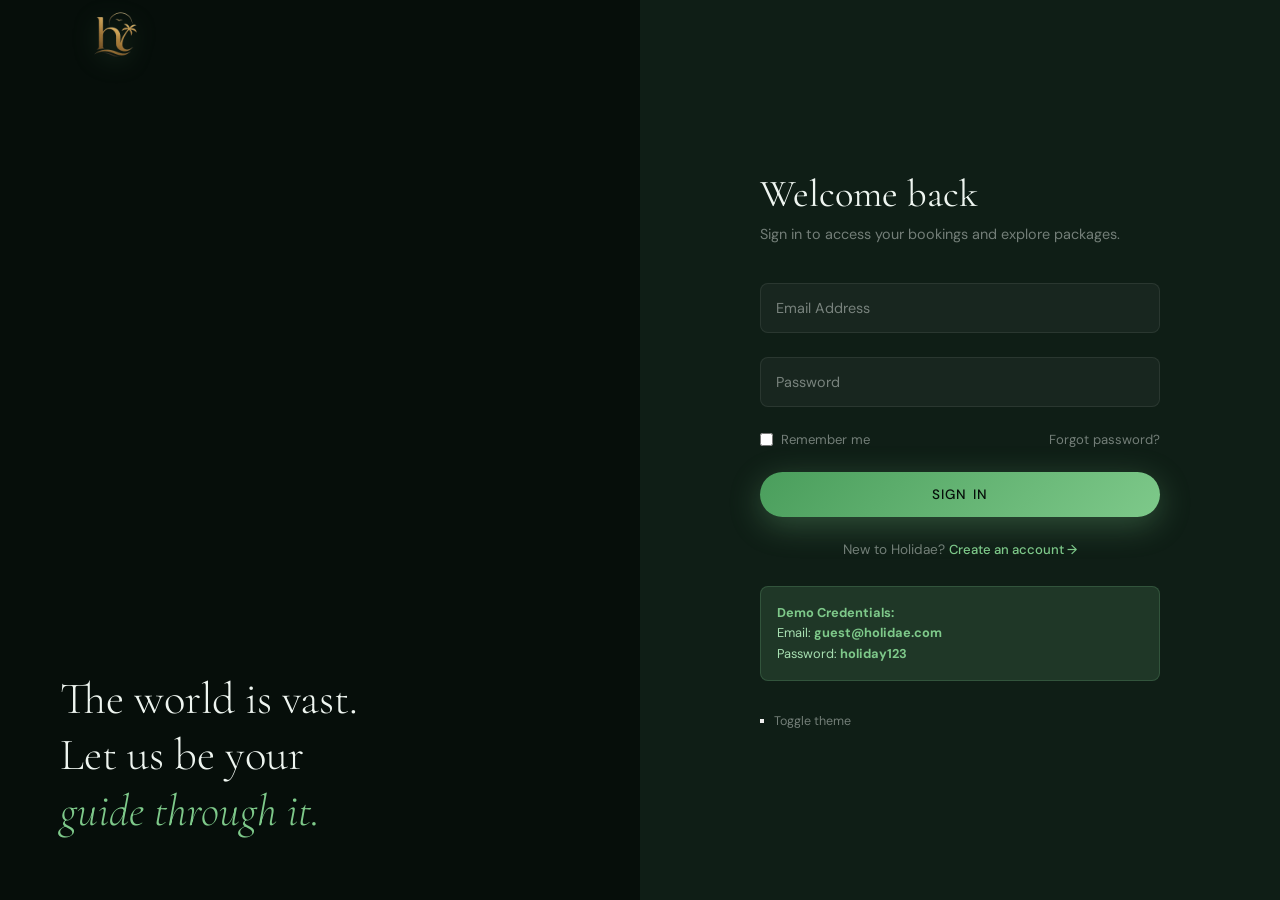
<file: weebb rreeaall/booking.html>
<!DOCTYPE html>
<html lang="en">
<head>
  <meta charset="UTF-8" />
  <meta name="viewport" content="width=device-width, initial-scale=1.0" />
  <title>Holidae — Book Your Trip</title>
  <link rel="stylesheet" href="style.css" />
</head>
<body data-page="booking">

<div id="loader">
  <div class="loader-logo">
    <img src="/images and videos/logo.png" alt="Holidae logo">
  </div>
  <div class="loader-bar"></div>
</div>

<header>
  <a href="index.html" class="logo">
    <img src="/images and videos/logo.png" alt="Holidae logo">
  </a>
  <nav>
    <a href="index.html">Home</a>
    <a href="packages.html">Packages</a>
    <a href="booking.html" class="active">Book Now</a>
    <a href="#" onclick="logout(); return false;">Sign Out</a>
  </nav>
  <div class="header-actions">
    <button class="theme-toggle" aria-label="Toggle theme"></button>
    <button class="hamburger" aria-label="Menu"><span></span><span></span><span></span></button>
  </div>
</header>

<div class="mobile-nav">
  <a href="index.html">Home</a>
  <a href="packages.html">Packages</a>
  <a href="booking.html">Book Now</a>
  <a href="#" onclick="logout(); return false;">Sign Out</a>
</div>

<div class="booking-layout" style="padding: 130px 5% 80px; max-width: 1200px; margin: 0 auto;">

  <div class="booking-form-section">

    <div class="steps-bar reveal">
      <div class="step active">
        <div class="step-dot">1</div>
        <span class="step-label">Details</span>
      </div>
      <div class="step">
        <div class="step-dot">2</div>
        <span class="step-label">Review</span>
      </div>
      <div class="step">
        <div class="step-dot">3</div>
        <span class="step-label">Confirm</span>
      </div>
    </div>

    <div class="section-label reveal">Your Journey</div>
    <h1 class="section-title reveal reveal-delay-1" style="font-size: clamp(2rem, 4vw, 3rem); margin-bottom: 40px;">
      Let's Plan <em>Your</em><br>Perfect Trip
    </h1>

    <form id="booking-form" novalidate>

      <div style="margin-bottom: 32px;" class="reveal reveal-delay-1">
        <p style="font-size: 0.78rem; letter-spacing: 0.15em; text-transform: uppercase; color: var(--gold); margin-bottom: 12px;">Select Package</p>
        <div class="pkg-selector">
          <div class="pkg-option" data-cat="summer" data-name="Summer Escape" data-price="1299">
            <div class="pkg-option-icon"></div>
            <div class="pkg-option-name">Summer</div>
            <div class="pkg-option-price">from $1,299</div>
          </div>
          <div class="pkg-option" data-cat="winter" data-name="Winter Wonder" data-price="1899">
            <div class="pkg-option-icon"></div>
            <div class="pkg-option-name">Winter</div>
            <div class="pkg-option-price">from $1,899</div>
          </div>
          <div class="pkg-option" data-cat="adventure" data-name="Adventure Quest" data-price="2199">
            <div class="pkg-option-icon"></div>
            <div class="pkg-option-name">Adventure</div>
            <div class="pkg-option-price">from $2,199</div>
          </div>
        </div>
      </div>


      <div class="form-field reveal reveal-delay-2">
        <input type="text" id="full-name" name="full-name" placeholder=" " autocomplete="name" required />
        <label for="full-name">Full Name</label>
      </div>

      <div class="form-field reveal reveal-delay-2">
        <select id="destination" name="destination" required>
          <option value="" disabled selected></option>
          <optgroup label=" Summer">
            <option value="Maldives">Maldives, Indian Ocean</option>
            <option value="Santorini">Santorini, Greece</option>
            <option value="Bali">Bali, Indonesia</option>
            <option value="Amalfi Coast">Amalfi Coast, Italy</option>
            <option value="Tulum">Tulum, Mexico</option>
          </optgroup>
          <optgroup label=" Winter">
            <option value="Iceland">Iceland, Northern Europe</option>
            <option value="Swiss Alps">Swiss Alps, Switzerland</option>
            <option value="Lapland">Lapland, Finland</option>
            <option value="Banff">Banff, Canada</option>
          </optgroup>
          <optgroup label=" Adventure">
            <option value="Patagonia">Patagonia, Chile/Argentina</option>
            <option value="Sahara Desert">Sahara Desert, Morocco</option>
            <option value="Nepal">Nepal, Himalayas</option>
            <option value="New Zealand">New Zealand, Fiordland</option>
          </optgroup>
        </select>
        <label for="destination">Choose Destination</label>
      </div>

      <div class="form-field reveal reveal-delay-3">
        <input type="date" id="travel-date" name="travel-date" placeholder=" " required />
        <label for="travel-date">Departure Date</label>
      </div>

      <div class="form-field reveal reveal-delay-3">
        <input type="date" id="return-date" name="return-date" placeholder=" " />
        <label for="return-date">Return Date (optional)</label>
      </div>

      <div style="margin-bottom: 24px;" class="reveal reveal-delay-4">
        <p style="font-size: 0.78rem; letter-spacing: 0.15em; text-transform: uppercase; color: var(--gold); margin-bottom: 12px;">Travellers</p>
        <div class="guests-counter">
          <button type="button" class="guests-btn" id="guests-minus">−</button>
          <span class="guests-count" id="guests-count">2</span>
          <button type="button" class="guests-btn" id="guests-plus">+</button>
          <span class="guests-label">Travellers selected</span>
        </div>
      </div>

      <div class="form-field textarea reveal reveal-delay-4">
        <textarea id="requests" name="requests" rows="3" placeholder=" "></textarea>
        <label for="requests">Special Requests (optional)</label>
      </div>

      <div class="reveal" style="margin-top: 8px;">
        <button type="submit" id="booking-btn" class="btn btn-gold" style="width:100%; justify-content:center; padding: 18px; font-size: 0.9rem;">
          <span class="btn-text">Confirm Booking →</span>
          <div class="btn-spinner"></div>
        </button>
        <p style="font-size:0.78rem; color:var(--muted); text-align:center; margin-top:12px;">
           Your data is secure. No payment required at this stage.
        </p>
      </div>

    </form>
  </div>

  <div class="booking-summary">
    <div class="summary-card reveal">
      <h3 class="summary-title">Booking Summary</h3>

      <div class="summary-row">
        <span class="summary-row-label">Destination</span>
        <span class="summary-row-value" id="summary-dest">—</span>
      </div>
      <div class="summary-row">
        <span class="summary-row-label">Departure Date</span>
        <span class="summary-row-value" id="summary-date">—</span>
      </div>
      <div class="summary-row">
        <span class="summary-row-label">Package</span>
        <span class="summary-row-value" id="summary-pkg">Summer Escape</span>
      </div>
      <div class="summary-row">
        <span class="summary-row-label">Travellers</span>
        <span class="summary-row-value" id="summary-guests">2 Travellers</span>
      </div>
      <div class="summary-row">
        <span class="summary-row-label">Includes</span>
        <span class="summary-row-value" style="font-size:0.8rem;">Flights · Hotel · Transfers</span>
      </div>

      <div class="summary-total">
        <span class="summary-total-label">Estimated Total</span>
        <span class="summary-total-price" id="summary-total">$2,598</span>
      </div>

      <div style="margin-top: 24px; display: flex; flex-direction: column; gap: 10px;">
        <div style="display:flex; align-items:center; gap:10px; font-size:0.8rem; color:var(--muted);">
           Free cancellation within 48 hours
        </div>
        <div style="display:flex; align-items:center; gap:10px; font-size:0.8rem; color:var(--muted);">
         Best price guarantee
        </div>
        <div style="display:flex; align-items:center; gap:10px; font-size:0.8rem; color:var(--muted);">
         24/7 concierge support
        </div>
      </div>
    </div>

    <div class="glass-card reveal" style="margin-top:20px; overflow:hidden; border-radius: var(--radius);">
      <img id="dest-preview"
        src="https://images.unsplash.com/photo-1506905925346-21bda4d32df4?w=600&auto=format&fit=crop"
        alt="Selected destination"
        style="width:100%; height:200px; object-fit:cover; display:block; transition: opacity 0.4s ease;"
      />
      <div style="padding:16px 20px;">
        <p style="font-size:0.8rem; color:var(--muted); line-height:1.5;">
          Your journey awaits. Complete the form to secure your dates.
        </p>
      </div>
    </div>
  </div>

</div>

<footer>
  <div class="footer-bottom" style="padding: 24px 5%;">
    <p class="footer-copy">© 2025 Holidae. All rights reserved.</p>
    <div>
      <a href="index.html" class="form-link" style="margin-right:20px;">Home</a>
      <a href="packages.html" class="form-link">Packages</a>
    </div>
  </div>
</footer>

<script src="script.js"></script>
</body>
</html>
</file>
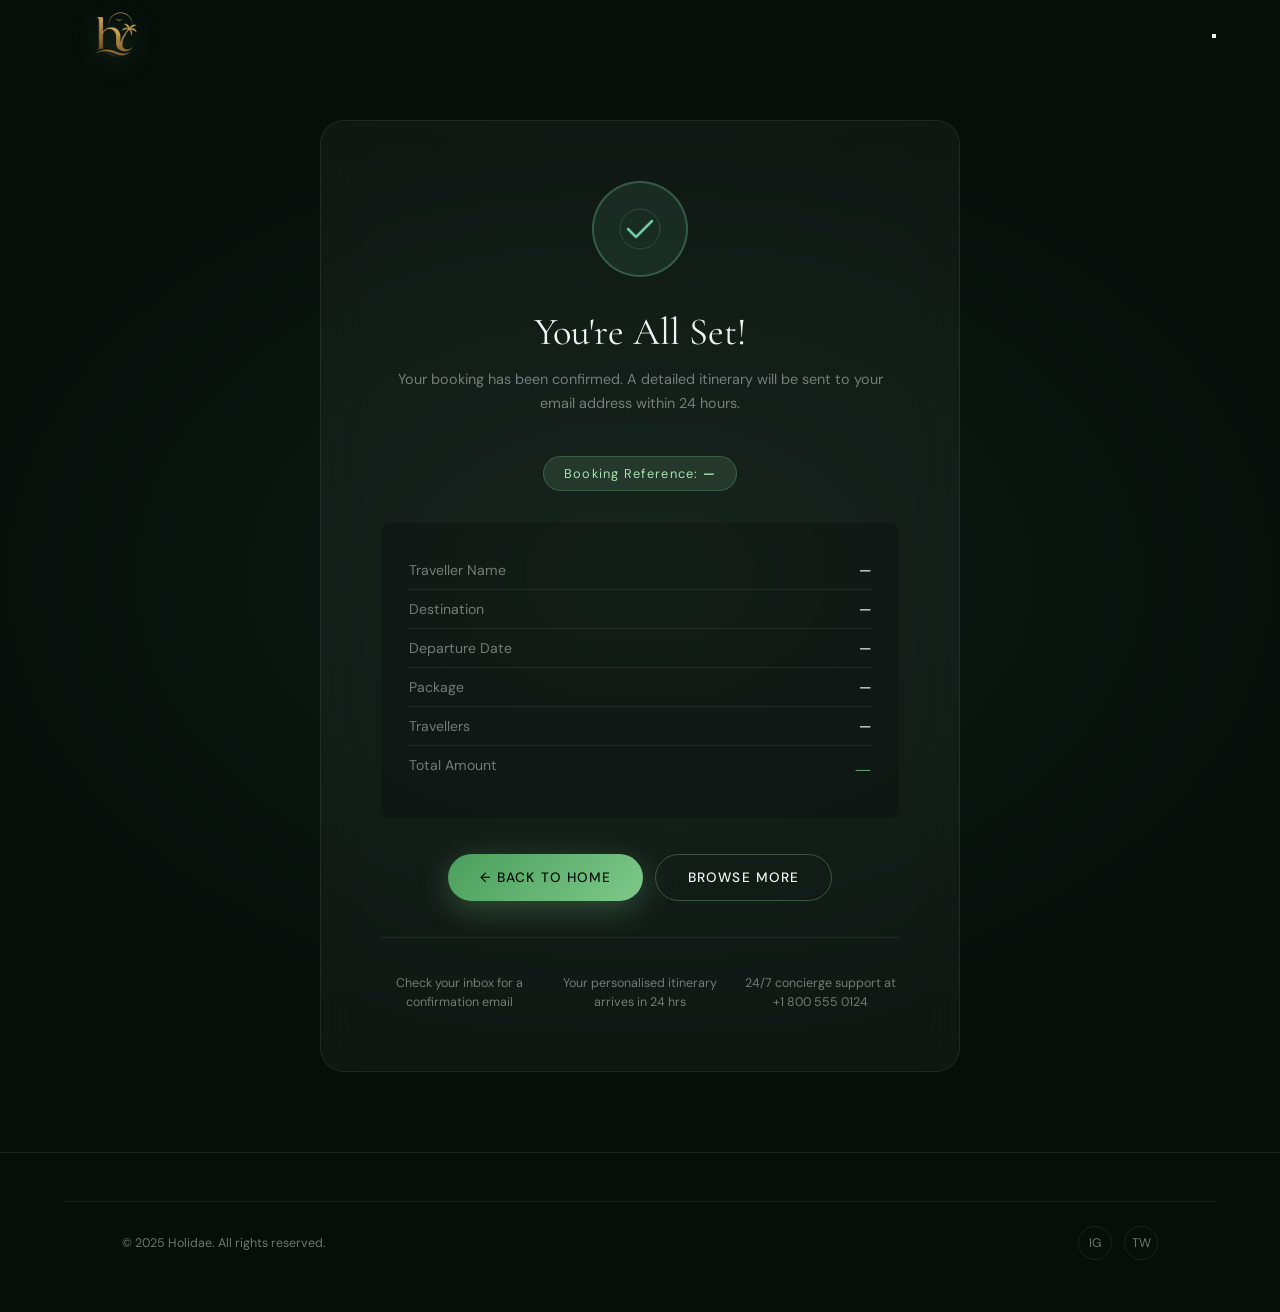
<file: weebb rreeaall/confirmation.html>
<!DOCTYPE html>
<html lang="en">
<head>
  <meta charset="UTF-8" />
  <meta name="viewport" content="width=device-width, initial-scale=1.0" />
  <title>Holidae — Booking Confirmed!</title>
  <link rel="stylesheet" href="style.css" />
</head>
<body data-page="confirmation">


<div id="loader">
  <div class="loader-logo">
    <img src="/images and videos/logo.png" alt="Holidae logo">
  </div>
  <div class="loader-bar"></div>
</div>

<header>
  <a href="index.html" class="logo">
    <img src="/images and videos/logo.png" alt="Holidae logo">
  </a>
  <div class="header-actions">
    <button class="theme-toggle" aria-label="Toggle theme"></button>
  </div>
</header>

<div class="confirmation-page">
  <div class="confirmation-bg"></div>

  <div class="confirmation-card">

    <div class="check-wrap">
      <svg class="check-icon" viewBox="0 0 44 44" aria-hidden="true">
        <circle cx="22" cy="22" r="20" stroke="rgba(110,201,169,0.2)" stroke-width="1" fill="none" />
        <path class="check-path" d="M10 22 L18 30 L34 14" />
      </svg>
    </div>

    <h1 class="confirmation-title">You're All Set!</h1>
    <p class="confirmation-sub">
      Your booking has been confirmed. A detailed itinerary will be sent to your email address within 24 hours.
    </p>

    <div class="booking-ref">
      Booking Reference: <strong id="conf-ref">HLD-XXXXXX</strong>
    </div>

    <div class="booking-details">
      <div class="detail-row">
        <span class="detail-label">Traveller Name</span>
        <span class="detail-value" id="conf-name">—</span>
      </div>
      <div class="detail-row">
        <span class="detail-label">Destination</span>
        <span class="detail-value" id="conf-dest">—</span>
      </div>
      <div class="detail-row">
        <span class="detail-label">Departure Date</span>
        <span class="detail-value" id="conf-date">—</span>
      </div>
      <div class="detail-row">
        <span class="detail-label">Package</span>
        <span class="detail-value" id="conf-pkg">—</span>
      </div>
      <div class="detail-row">
        <span class="detail-label">Travellers</span>
        <span class="detail-value" id="conf-guests">—</span>
      </div>
      <div class="detail-row" style="border-bottom: none;">
        <span class="detail-label">Total Amount</span>
        <span class="detail-value" id="conf-total" style="color:var(--gold); font-family:var(--font-display); font-size:1.2rem;">—</span>
      </div>
    </div>

    <div style="display:flex; gap:12px; justify-content:center; flex-wrap:wrap;">
      <a href="index.html" id="back-home-btn" class="btn btn-gold">
        <span class="btn-text">← Back to Home</span>
      </a>
      <a href="packages.html" class="btn btn-outline">
        <span class="btn-text">Browse More</span>
      </a>
    </div>

    <div style="margin-top:36px; padding-top:28px; border-top: 1px solid var(--glass-border); display:flex; gap:24px; justify-content:center; text-align:center; flex-wrap:wrap;">
      <div style="flex:1; min-width:100px;">
        <div style="font-size:1.4rem; margin-bottom:8px;"></div>
        <p style="font-size:0.78rem; color:var(--muted); line-height:1.5;">Check your inbox for a confirmation email</p>
      </div>
      <div style="flex:1; min-width:100px;">
        <div style="font-size:1.4rem; margin-bottom:8px;"></div>
        <p style="font-size:0.78rem; color:var(--muted); line-height:1.5;">Your personalised itinerary arrives in 24 hrs</p>
      </div>
      <div style="flex:1; min-width:100px;">
        <div style="font-size:1.4rem; margin-bottom:8px;"></div>
        <p style="font-size:0.78rem; color:var(--muted); line-height:1.5;">24/7 concierge support at +1 800 555 0124</p>
      </div>
    </div>

  </div>
</div>

<footer>
  <div class="footer-bottom" style="padding: 24px 5%;">
    <p class="footer-copy">© 2025 Holidae. All rights reserved.</p>
    <div class="social-links">
      <a href="#" aria-label="Instagram">IG</a>
      <a href="#" aria-label="Twitter">TW</a>
    </div>
  </div>
</footer>

<script src="script.js"></script>
</body>
</html>
</file>
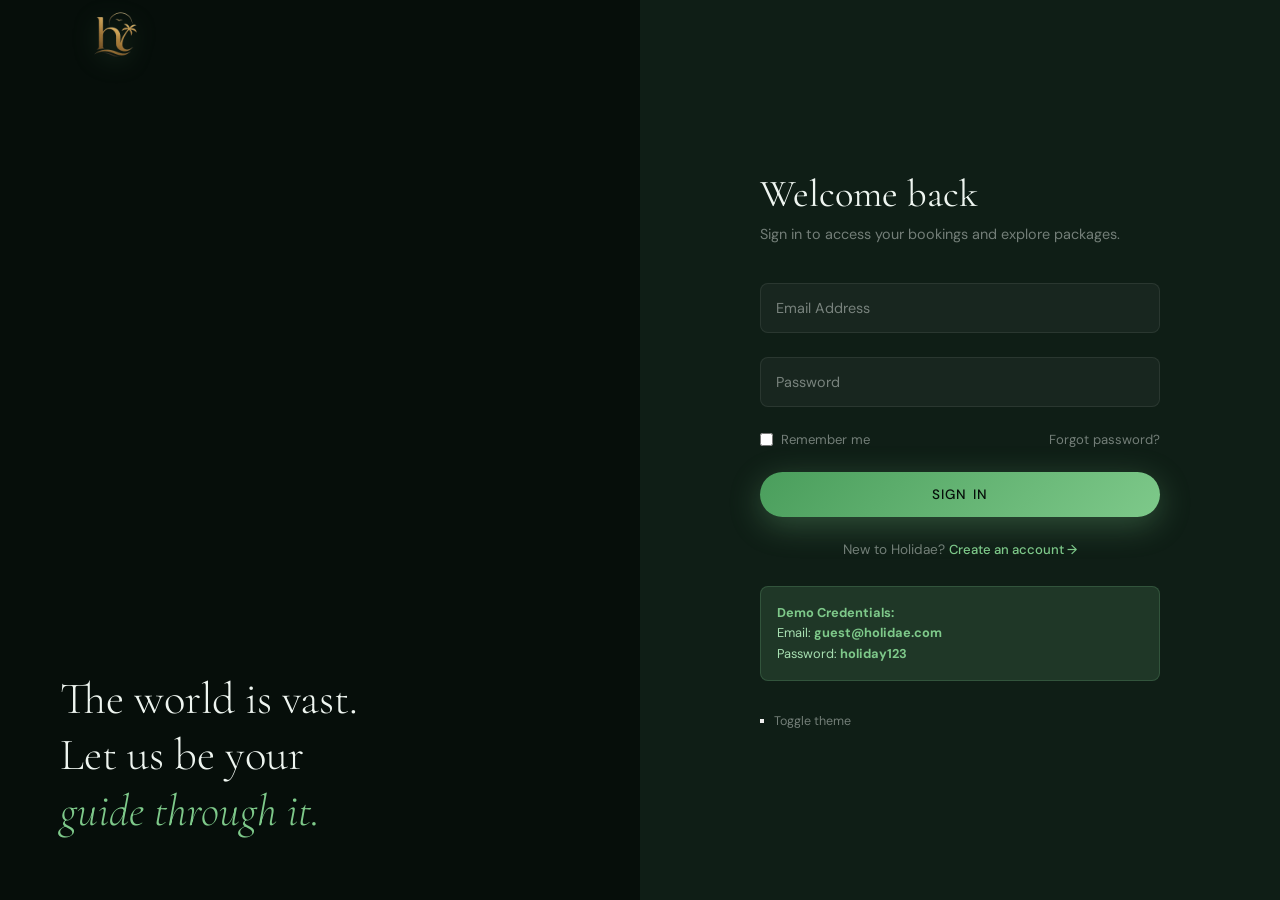
<file: weebb rreeaall/login.html>
<!DOCTYPE html>
<html lang="en">
<head>
  <meta charset="UTF-8" />
  <meta name="viewport" content="width=device-width, initial-scale=1.0" />
  <title>Holidae — Sign In</title>
  <link rel="stylesheet" href="style.css" />
</head>
<body data-page="login">

<div id="loader">
  <div class="loader-logo">
    <img src="/images and videos/logo.png" alt="Holidae logo">
  </div>
  <div class="loader-bar"></div>
</div>

<div class="auth-page">

  <div class="auth-left">
    <div class="auth-left-bg"></div>
    <div class="auth-left-content">
      <p class="auth-tagline">
        The world is vast.<br>Let us be your<br><em>guide through it.</em>
      </p>
    </div>
  </div>
<header>
  <a href="index.html" class="logo">
    <img src="/images and videos/logo.png" alt="Holidae logo">
  </a>
</header>

  <div class="auth-right">
    <div class="auth-form-wrap">
      <h1 class="auth-title">Welcome back</h1>
      <p class="auth-sub">Sign in to access your bookings and explore packages.</p>

      <div id="auth-alert" class="auth-alert" role="alert"></div>

      <form id="login-form" novalidate>

        <div class="form-field">
          <input
            type="email"
            id="email"
            name="email"
            placeholder=" "
            autocomplete="email"
            required
          />
          <label for="email">Email Address</label>
          <p class="field-error" id="email-error"></p>
        </div>

        <div class="form-field">
          <input
            type="password"
            id="password"
            name="password"
            placeholder=" "
            autocomplete="current-password"
            required
          />
          <label for="password">Password</label>
          <p class="field-error" id="password-error"></p>
        </div>

        <div class="form-footer-links" style="margin-bottom: 24px;">
          <label style="display:flex; align-items:center; gap:8px; font-size:0.82rem; color:var(--muted); cursor:pointer;">
            <input type="checkbox" style="accent-color: var(--gold);" /> Remember me
          </label>
          <a href="#" class="form-link">Forgot password?</a>
        </div>

        <button type="submit" id="login-btn" class="btn btn-gold" style="width:100%; justify-content:center;">
          <span class="btn-text">Sign In</span>
          <div class="btn-spinner"></div>
        </button>

      </form>

      <p style="margin-top: 24px; text-align:center; font-size:0.85rem; color:var(--muted);">
        New to Holidae?
        <a href="register.html" class="form-link" style="color:var(--gold); font-weight:500;">Create an account →</a>
      </p>

      <div class="demo-hint">
        <strong>Demo Credentials:</strong><br />
        Email: <strong>guest@holidae.com</strong><br />
        Password: <strong>holiday123</strong>
      </div>

      <div style="display:flex; align-items:center; gap:10px; margin-top:32px;">
        <button class="theme-toggle" aria-label="Toggle theme"></button>
        <span style="font-size:0.78rem; color:var(--muted);">Toggle theme</span>
      </div>

    </div>
  </div>

</div>
<script src="script.js"></script>
</body>
</html>
</file>
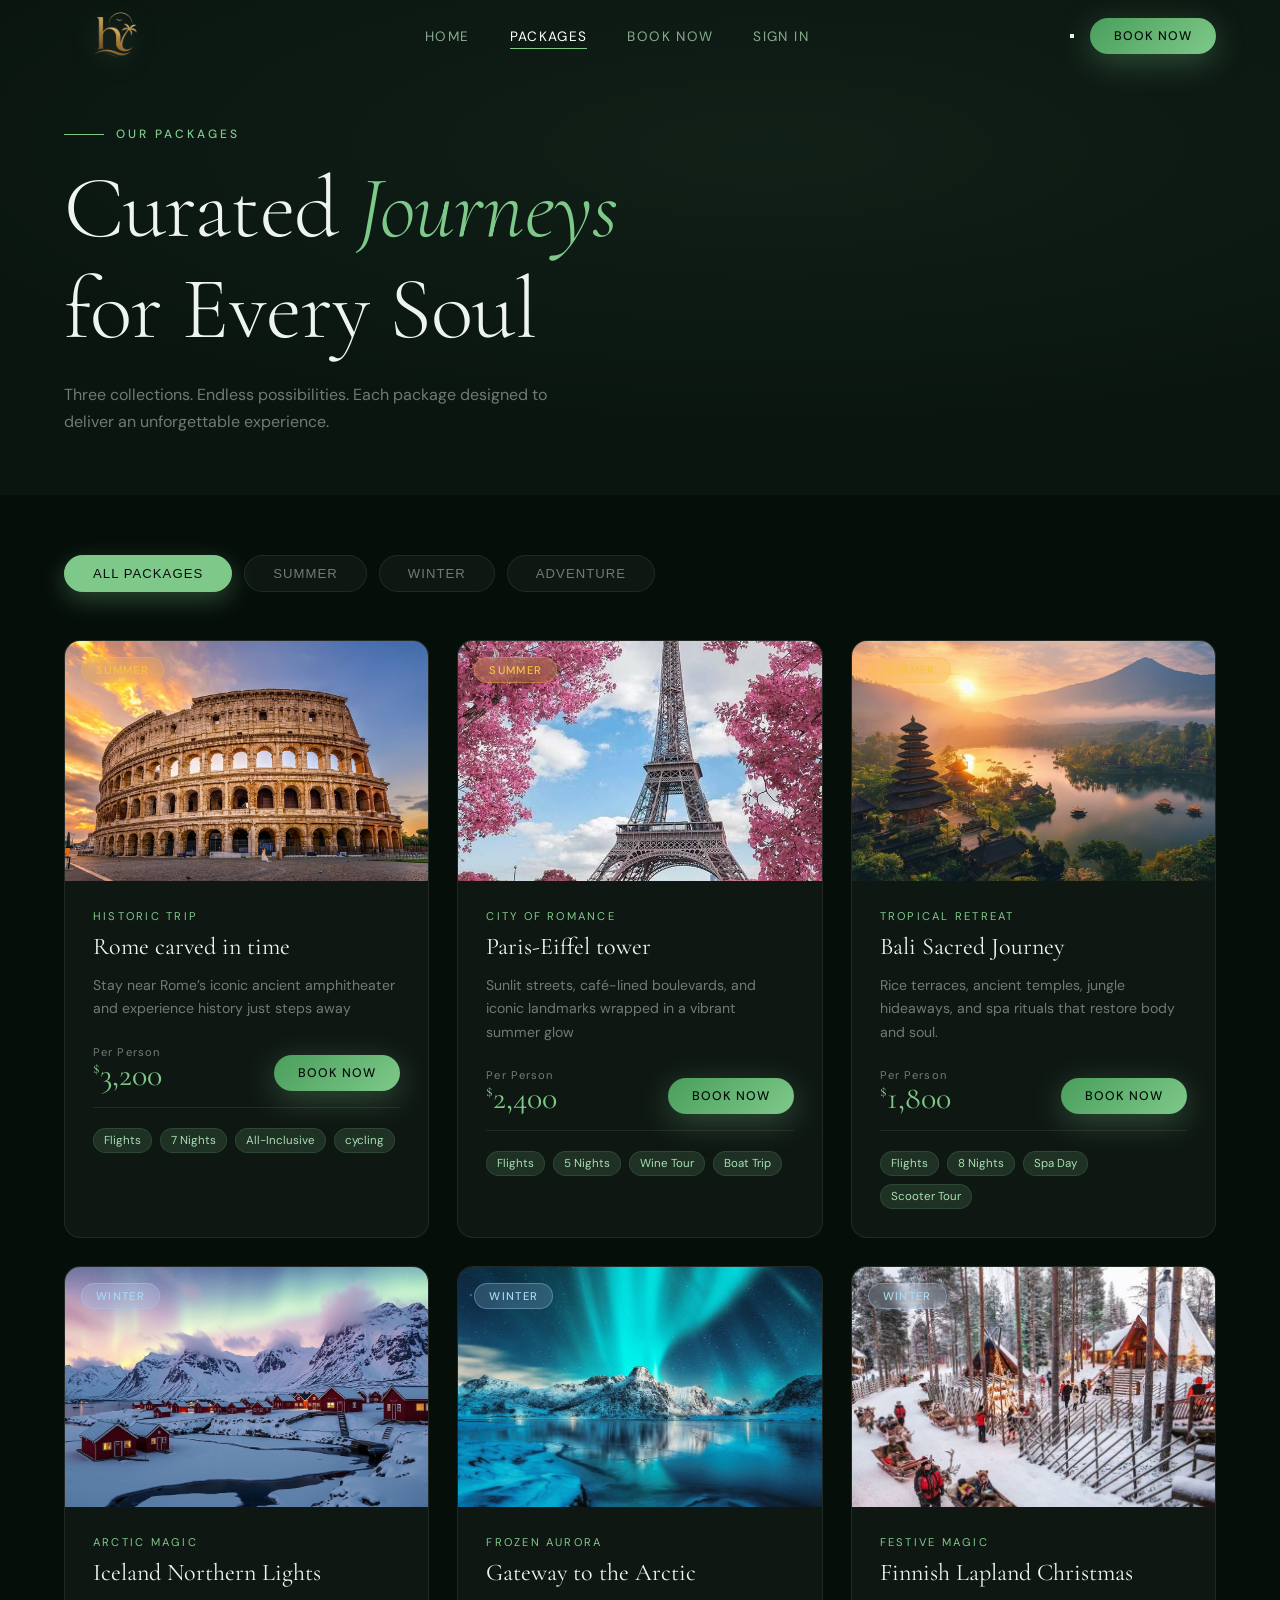
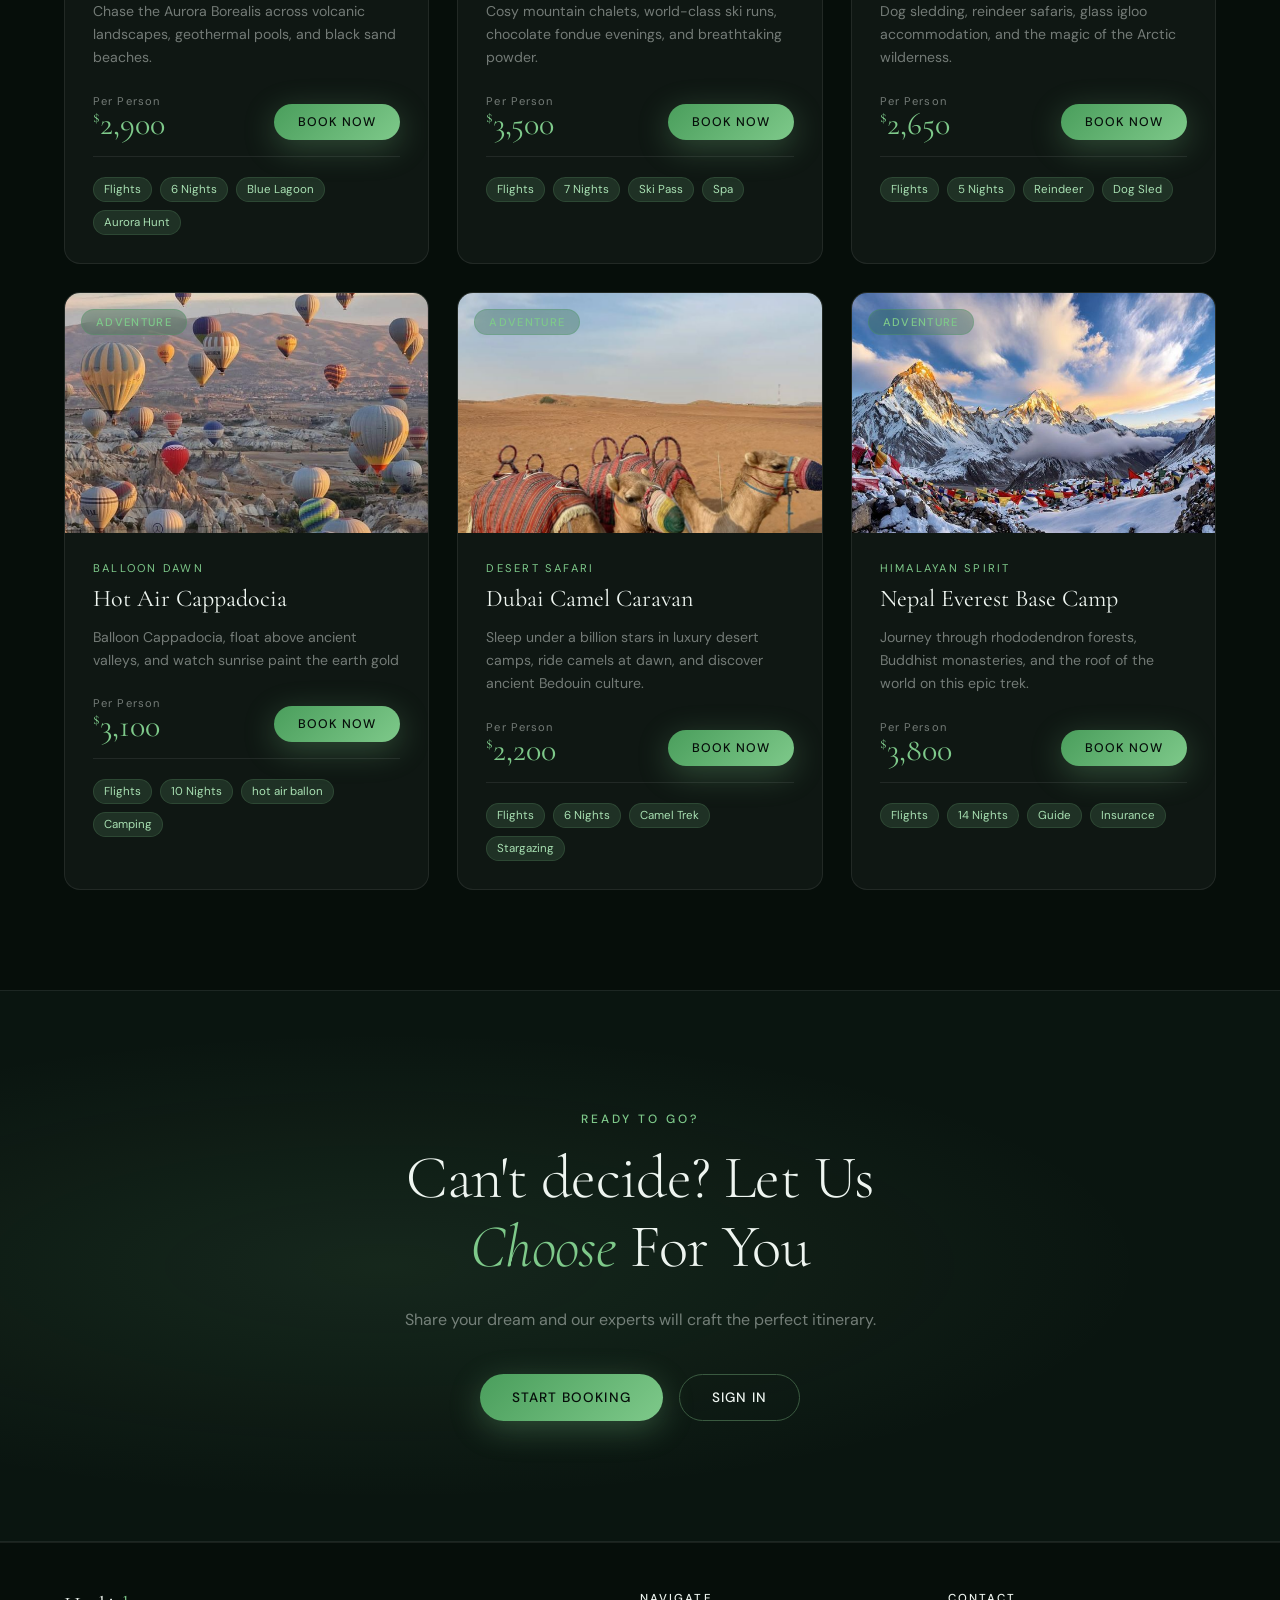
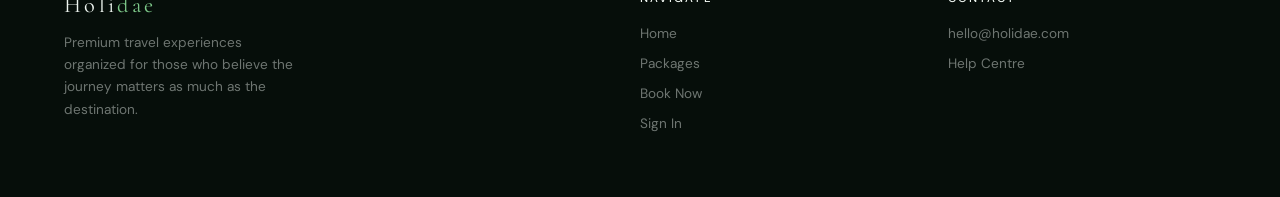
<file: weebb rreeaall/packages.html>
<!DOCTYPE html>
<html lang="en">
<head>
  <meta charset="UTF-8" />
  <meta name="viewport" content="width=device-width, initial-scale=1.0" />
  <title>Holidae — Packages</title>
  <link rel="stylesheet" href="style.css" />
</head>
<body data-page="packages">

<div id="loader">
  <div class="loader-logo">
    <img src="/images and videos/logo.png" alt="Holidae logo">
  </div>
  <div class="loader-bar"></div>
</div>

<header>
  <a href="index.html" class="logo">
    <img src="/images and videos/logo.png" alt="Holidae logo">
  </a>
  <nav>
    <a href="index.html">Home</a>
    <a href="packages.html" class="active">Packages</a>
    <a href="booking.html">Book Now</a>
    <a href="login.html">Sign In</a>
  </nav>
  <div class="header-actions">
    <button class="theme-toggle" aria-label="Toggle theme"></button>
    <a href="booking.html" class="btn btn-gold btn-sm"><span class="btn-text">Book Now</span></a>
    <button class="hamburger" aria-label="Menu"><span></span><span></span><span></span></button>
  </div>
</header>

<div class="mobile-nav">
  <a href="index.html">Home</a>
  <a href="packages.html">Packages</a>
  <a href="booking.html">Book Now</a>
  <a href="login.html">Sign In</a>
</div>

<section class="page-hero">
  <div class="page-hero-bg"></div>
  <div style="position:relative; z-index:1; width:100%;">
    <div class="section-label" style="opacity:0; animation: fadeUp 0.8s ease 0.5s forwards;">Our Packages</div>
    <h1 class="section-title" style="opacity:0; animation: fadeUp 0.8s ease 0.7s forwards; font-size: clamp(3rem, 7vw, 5.5rem);">
      Curated <em>Journeys</em><br>for Every Soul
    </h1>
    <p class="section-sub" style="opacity:0; animation: fadeUp 0.8s ease 0.9s forwards;">
      Three collections. Endless possibilities. Each package designed to deliver an unforgettable experience.
    </p>
  </div>
</section>

<section style="padding-top: 60px;">
  <div class="filter-bar">
    <button class="filter-btn active" data-filter="all">All Packages</button>
    <button class="filter-btn" data-filter="summer"> Summer</button>
    <button class="filter-btn" data-filter="winter"> Winter</button>
    <button class="filter-btn" data-filter="adventure"> Adventure</button>
  </div>

  <div class="packages-grid">
<!--summer-->
    <article class="pkg-card" data-category="summer">
      <div class="pkg-img-wrap">
        <img src="/images and videos/rome.jpg" alt="turkey" loading="lazy" />
        <span class="pkg-badge badge-summer"> Summer</span>
      </div>
      <div class="pkg-body">
        <p class="pkg-label">Historic trip</p>
        <h2 class="pkg-name">Rome carved in time</h2>
        <p class="pkg-desc">Stay near Rome’s iconic ancient amphitheater and experience history just steps away</p>
        <div class="pkg-meta">
          <div>
            <p class="pkg-price-label">Per Person</p>
            <p class="pkg-price"><sup>$</sup>3,200</p>
          </div>
          <button class="btn btn-gold btn-sm pkg-book-btn"><span class="btn-text">Book Now</span></button>
        </div>
        <div class="pkg-features">
          <span class="pkg-feature"> Flights</span>
          <span class="pkg-feature"> 7 Nights</span>
          <span class="pkg-feature"> All-Inclusive</span>
          <span class="pkg-feature"> cycling</span>
        </div>
      </div>
    </article>

    <article class="pkg-card" data-category="summer">
      <div class="pkg-img-wrap">
        <img src="/images and videos/paris.jpg" alt="Santorini" loading="lazy" />
        <span class="pkg-badge badge-summer"> Summer</span>
      </div>
      <div class="pkg-body">
        <p class="pkg-label">City of romance</p>
        <h2 class="pkg-name">Paris-Eiffel tower</h2>
        <p class="pkg-desc">Sunlit streets, café-lined boulevards, and iconic landmarks wrapped in a vibrant summer glow</p>
        <div class="pkg-meta">
          <div>
            <p class="pkg-price-label">Per Person</p>
            <p class="pkg-price"><sup>$</sup>2,400</p>
          </div>
          <button class="btn btn-gold btn-sm pkg-book-btn"><span class="btn-text">Book Now</span></button>
        </div>
        <div class="pkg-features">
          <span class="pkg-feature"> Flights</span>
          <span class="pkg-feature"> 5 Nights</span>
          <span class="pkg-feature"> Wine Tour</span>
          <span class="pkg-feature"> Boat Trip</span>
        </div>
      </div>
    </article>

    <article class="pkg-card" data-category="summer">
      <div class="pkg-img-wrap">
        <img src="/images and videos/baallii.jpg" alt="Bali" loading="lazy" />
        <span class="pkg-badge badge-summer"> Summer</span>
      </div>
      <div class="pkg-body">
        <p class="pkg-label">Tropical Retreat</p>
        <h2 class="pkg-name">Bali Sacred Journey</h2>
        <p class="pkg-desc">Rice terraces, ancient temples, jungle hideaways, and spa rituals that restore body and soul.</p>
        <div class="pkg-meta">
          <div>
            <p class="pkg-price-label">Per Person</p>
            <p class="pkg-price"><sup>$</sup>1,800</p>
          </div>
          <button class="btn btn-gold btn-sm pkg-book-btn"><span class="btn-text">Book Now</span></button>
        </div>
        <div class="pkg-features">
          <span class="pkg-feature"> Flights</span>
          <span class="pkg-feature"> 8 Nights</span>
          <span class="pkg-feature"> Spa Day</span>
          <span class="pkg-feature"> Scooter Tour</span>
        </div>
      </div>
    </article>
<!--winter-->
    <article class="pkg-card" data-category="winter">
      <div class="pkg-img-wrap">
        <img src="/images and videos/iceland2.jpg" alt="Iceland" loading="lazy" />
        <span class="pkg-badge badge-winter"> Winter</span>
      </div>
      <div class="pkg-body">
        <p class="pkg-label">Arctic Magic</p>
        <h2 class="pkg-name">Iceland Northern Lights</h2>
        <p class="pkg-desc">Chase the Aurora Borealis across volcanic landscapes, geothermal pools, and black sand beaches.</p>
        <div class="pkg-meta">
          <div>
            <p class="pkg-price-label">Per Person</p>
            <p class="pkg-price"><sup>$</sup>2,900</p>
          </div>
          <button class="btn btn-gold btn-sm pkg-book-btn"><span class="btn-text">Book Now</span></button>
        </div>
        <div class="pkg-features">
          <span class="pkg-feature"> Flights</span>
          <span class="pkg-feature"> 6 Nights</span>
          <span class="pkg-feature"> Blue Lagoon</span>
          <span class="pkg-feature"> Aurora Hunt</span>
        </div>
      </div>
    </article>

    <article class="pkg-card" data-category="winter">
      <div class="pkg-img-wrap">
        <img src="/images and videos/norway.jpg" alt="Swiss Alps" loading="lazy" />
        <span class="pkg-badge badge-winter"> Winter</span>
      </div>
      <div class="pkg-body">
        <p class="pkg-label">Frozen Aurora</p>
        <h2 class="pkg-name">Gateway to the Arctic</h2>
        <p class="pkg-desc">Cosy mountain chalets, world-class ski runs, chocolate fondue evenings, and breathtaking powder.</p>
        <div class="pkg-meta">
          <div>
            <p class="pkg-price-label">Per Person</p>
            <p class="pkg-price"><sup>$</sup>3,500</p>
          </div>
          <button class="btn btn-gold btn-sm pkg-book-btn"><span class="btn-text">Book Now</span></button>
        </div>
        <div class="pkg-features">
          <span class="pkg-feature"> Flights</span>
          <span class="pkg-feature"> 7 Nights</span>
          <span class="pkg-feature"> Ski Pass</span>
          <span class="pkg-feature"> Spa</span>
        </div>
      </div>
    </article>

    <article class="pkg-card" data-category="winter">
      <div class="pkg-img-wrap">
        <img src="/images and videos/lapland.jpg" alt="Lapland" loading="lazy" />
        <span class="pkg-badge badge-winter"> Winter</span>
      </div>
      <div class="pkg-body">
        <p class="pkg-label">Festive Magic</p>
        <h2 class="pkg-name">Finnish Lapland Christmas</h2>
        <p class="pkg-desc">Dog sledding, reindeer safaris, glass igloo accommodation, and the magic of the Arctic wilderness.</p>
        <div class="pkg-meta">
          <div>
            <p class="pkg-price-label">Per Person</p>
            <p class="pkg-price"><sup>$</sup>2,650</p>
          </div>
          <button class="btn btn-gold btn-sm pkg-book-btn"><span class="btn-text">Book Now</span></button>
        </div>
        <div class="pkg-features">
          <span class="pkg-feature"> Flights</span>
          <span class="pkg-feature"> 5 Nights</span>
          <span class="pkg-feature"> Reindeer</span>
          <span class="pkg-feature"> Dog Sled</span>
        </div>
      </div>
    </article>
<!--adventure-->
    <article class="pkg-card" data-category="adventure">
      <div class="pkg-img-wrap">
        <img src="/images and videos/turkey.jpg" alt="Patagonia" loading="lazy" />
        <span class="pkg-badge badge-adventure"> Adventure</span>
      </div>
      <div class="pkg-body">
        <p class="pkg-label">Balloon Dawn</p>
        <h2 class="pkg-name">Hot Air Cappadocia</h2>
        <p class="pkg-desc">Balloon Cappadocia, float above ancient valleys, and watch sunrise paint the earth gold</p>
        <div class="pkg-meta">
          <div>
            <p class="pkg-price-label">Per Person</p>
            <p class="pkg-price"><sup>$</sup>3,100</p>
          </div>
          <button class="btn btn-gold btn-sm pkg-book-btn"><span class="btn-text">Book Now</span></button>
        </div>
        <div class="pkg-features">
          <span class="pkg-feature"> Flights</span>
          <span class="pkg-feature"> 10 Nights</span>
          <span class="pkg-feature"> hot air ballon </span>
          <span class="pkg-feature"> Camping</span>
        </div>
      </div>
    </article>

    <article class="pkg-card" data-category="adventure">
      <div class="pkg-img-wrap">
        <img src="/images and videos/dubai.jpg" alt="Sahara" loading="lazy" />
        <span class="pkg-badge badge-adventure"> Adventure</span>
      </div>
      <div class="pkg-body">
        <p class="pkg-label">Desert safari</p>
        <h2 class="pkg-name">Dubai Camel Caravan</h2>
        <p class="pkg-desc">Sleep under a billion stars in luxury desert camps, ride camels at dawn, and discover ancient Bedouin culture.</p>
        <div class="pkg-meta">
          <div>
            <p class="pkg-price-label">Per Person</p>
            <p class="pkg-price"><sup>$</sup>2,200</p>
          </div>
          <button class="btn btn-gold btn-sm pkg-book-btn"><span class="btn-text">Book Now</span></button>
        </div>
        <div class="pkg-features">
          <span class="pkg-feature"> Flights</span>
          <span class="pkg-feature"> 6 Nights</span>
          <span class="pkg-feature"> Camel Trek</span>
          <span class="pkg-feature"> Stargazing</span>
        </div>
      </div>
    </article>

    <article class="pkg-card" data-category="adventure">
      <div class="pkg-img-wrap">
        <img src="/images and videos/nepal.jpg" alt="Nepal" loading="lazy" />
        <span class="pkg-badge badge-adventure"> Adventure</span>
      </div>
      <div class="pkg-body">
        <p class="pkg-label">Himalayan Spirit</p>
        <h2 class="pkg-name">Nepal Everest Base Camp</h2>
        <p class="pkg-desc">Journey through rhododendron forests, Buddhist monasteries, and the roof of the world on this epic trek.</p>
        <div class="pkg-meta">
          <div>
            <p class="pkg-price-label">Per Person</p>
            <p class="pkg-price"><sup>$</sup>3,800</p>
          </div>
          <button class="btn btn-gold btn-sm pkg-book-btn"><span class="btn-text">Book Now</span></button>
        </div>
        <div class="pkg-features">
          <span class="pkg-feature"> Flights</span>
          <span class="pkg-feature"> 14 Nights</span>
          <span class="pkg-feature"> Guide</span>
          <span class="pkg-feature"> Insurance</span>
        </div>
      </div>
    </article>

  </div>
</section>


<section class="cta-banner">
  <div class="section-label reveal">Ready to Go?</div>
  <h2 class="section-title reveal reveal-delay-1" style="text-align:center; max-width:540px; margin:0 auto 24px;">
    Can't decide? Let Us <em>Choose</em> For You
  </h2>
  <p class="section-sub reveal reveal-delay-2" style="text-align:center; margin:0 auto 40px;">
    Share your dream and our experts will craft the perfect itinerary.
  </p>
  <div class="reveal reveal-delay-3" style="display:flex; gap:16px; justify-content:center; flex-wrap:wrap;">
    <a href="booking.html" class="btn btn-gold">Start Booking</a>
    <a href="login.html" class="btn btn-outline">Sign In</a>
  </div>
</section>

<footer>
  <div class="footer-grid">
    <div class="footer-brand">
      <a href="index.html" class="logo">Holi<span>dae</span></a>
      <p>Premium travel experiences organized for those who believe the journey matters as much as the destination.</p>
    </div>
    <div class="footer-col">
      <h4>Navigate</h4>
      <ul>
        <li><a href="index.html">Home</a></li>
        <li><a href="packages.html">Packages</a></li>
        <li><a href="booking.html">Book Now</a></li>
        <li><a href="login.html">Sign In</a></li>
      </ul>
    </div>
    <div class="footer-col">
      <h4>Contact</h4>
      <ul>
        <li><a href="mailto:hello@holidae.com">hello@holidae.com</a></li>
        <li><a href="#">Help Centre</a></li>
      </ul>
    </div>
  </div>
</footer>

<script src="script.js"></script>
</body>
</html>
</file>
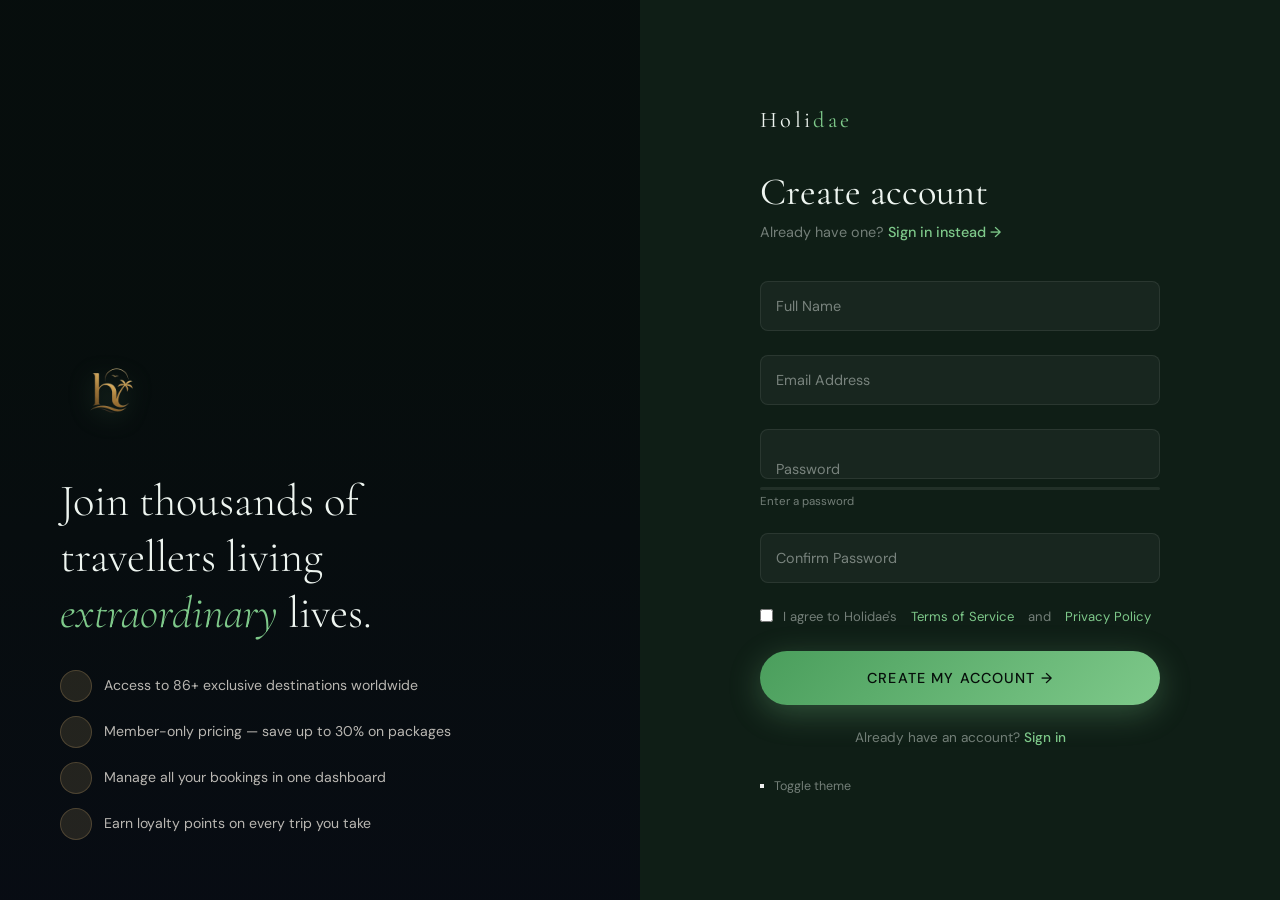
<file: weebb rreeaall/register.html>
<!DOCTYPE html>
<html lang="en">
<head>
  <meta charset="UTF-8" />
  <meta name="viewport" content="width=device-width, initial-scale=1.0" />
  <title>Holidae</title>
  <link rel="stylesheet" href="style.css" />
  <style>

    .strength-bar {
      height: 3px;
      border-radius: 3px;
      background: var(--glass-border);
      margin-top: 8px;
      overflow: hidden;
    }
    .strength-fill {
      height: 100%;
      width: 0%;
      border-radius: 3px;
      transition: width 0.4s ease, background 0.4s ease;
    }
    .strength-label {
      font-size: 0.72rem;
      margin-top: 4px;
      color: var(--muted);
      transition: color 0.3s ease;
    }

    .match-indicator {
      position: absolute;
      right: 14px;
      top: 50%;
      transform: translateY(-50%);
      font-size: 1rem;
      opacity: 0;
      transition: opacity 0.3s ease;
    }
    .match-indicator.show { opacity: 1; }

    /* Perks list */
    .perks {
      list-style: none;
      margin-top: 28px;
      display: flex;
      flex-direction: column;
      gap: 14px;
    }
    .perks li {
      display: flex;
      align-items: center;
      gap: 12px;
      font-size: 0.88rem;
      color: rgba(245,240,232,0.75);
      line-height: 1.4;
    }
    .perk-icon {
      width: 32px; height: 32px;
      border-radius: 50%;
      background: rgba(201,169,110,0.15);
      border: 1px solid rgba(201,169,110,0.25);
      display: flex; align-items: center; justify-content: center;
      font-size: 0.85rem;
      flex-shrink: 0;
    }
  </style>
</head>
<body data-page="register">

<!-- Loader -->
<div id="loader">
  <div class="loader-logo">
    <img src="/images and videos/logo.png" alt="Holidae logo">
  </div>
  <div class="loader-bar"></div>
</div>

<!-- ════════════════════════════════════════════
     AUTH LAYOUT
════════════════════════════════════════════ -->
<div class="auth-page">

  <!-- LEFT — Brand panel -->
  <div class="auth-left">
    <div class="auth-left-bg" style="background:
      linear-gradient(to top, rgba(8,12,20,0.92) 0%, rgba(8,12,20,0.3) 60%),
      url('https://images.unsplash.com/photo-1476514525535-07fb3b4ae5f1?w=900') center/cover;">
    </div>
    <div class="auth-left-content">
      <a href="index.html" class="logo">
        <img src="/images and videos/logo.png" alt="Holidae logo">
      </a>
      <p class="auth-tagline">
        Join thousands of<br>travellers living<br><em>extraordinary</em> lives.
      </p>
      <ul class="perks">
        <li>
          <span class="perk-icon"></span>
          Access to 86+ exclusive destinations worldwide
        </li>
        <li>
          <span class="perk-icon"></span>
          Member-only pricing — save up to 30% on packages
        </li>
        <li>
          <span class="perk-icon"></span>
          Manage all your bookings in one dashboard
        </li>
        <li>
          <span class="perk-icon"></span>
          Earn loyalty points on every trip you take
        </li>
      </ul>
    </div>
  </div>

  <!-- RIGHT — Form panel -->
  <div class="auth-right">
    <div class="auth-form-wrap">

      <!-- Mobile logo -->
      <a href="index.html" class="logo" style="display:block; margin-bottom:36px; font-size:1.4rem;">Holi<span>dae</span></a>

      <h1 class="auth-title">Create account</h1>
      <p class="auth-sub">
        Already have one?
        <a href="login.html" style="color:var(--gold); text-decoration:none; font-weight:500;">Sign in instead →</a>
      </p>

      <!-- Alert message -->
      <div id="auth-alert" class="auth-alert" role="alert"></div>

      <!-- Register Form -->
      <form id="register-form" novalidate>

        <!-- Full Name -->
        <div class="form-field">
          <input
            type="text"
            id="reg-name"
            name="reg-name"
            placeholder=" "
            autocomplete="name"
            required
          />
          <label for="reg-name">Full Name</label>
          <p class="field-error"></p>
        </div>

        <!-- Email -->
        <div class="form-field">
          <input
            type="email"
            id="reg-email"
            name="reg-email"
            placeholder=" "
            autocomplete="email"
            required
          />
          <label for="reg-email">Email Address</label>
          <p class="field-error"></p>
        </div>

        <!-- Password -->
        <div class="form-field">
          <input
            type="password"
            id="reg-password"
            name="reg-password"
            placeholder=" "
            autocomplete="new-password"
            required
          />
          <label for="reg-password">Password</label>
          <p class="field-error"></p>
          <!-- Strength indicator -->
          <div class="strength-bar">
            <div class="strength-fill" id="strength-fill"></div>
          </div>
          <p class="strength-label" id="strength-label">Enter a password</p>
        </div>

        <!-- Confirm Password -->
        <div class="form-field" style="position:relative;">
          <input
            type="password"
            id="reg-confirm"
            name="reg-confirm"
            placeholder=" "
            autocomplete="new-password"
            required
          />
          <label for="reg-confirm">Confirm Password</label>
          <span class="match-indicator" id="match-indicator">✓</span>
          <p class="field-error"></p>
        </div>

        <!-- Terms checkbox -->
        <div style="margin-bottom: 24px;">
          <label style="display:flex; align-items:flex-start; gap:10px; font-size:0.82rem; color:var(--muted); cursor:pointer; line-height:1.5;">
            <input type="checkbox" id="terms" style="accent-color: var(--gold); margin-top:2px; flex-shrink:0;" required />
            I agree to Holidae's
            <a href="#" style="color:var(--gold); text-decoration:none; margin-left:4px;">Terms of Service</a>
            &nbsp;and&nbsp;
            <a href="#" style="color:var(--gold); text-decoration:none;">Privacy Policy</a>
          </label>
          <p class="field-error" id="terms-error" style="display:none; margin-top:4px;"></p>
        </div>

        <!-- Submit -->
        <button type="submit" id="register-btn" class="btn btn-gold" style="width:100%; justify-content:center; padding:18px; font-size:0.9rem;">
          <span class="btn-text">Create My Account →</span>
          <div class="btn-spinner"></div>
        </button>

      </form>

      <!-- Sign in link -->
      <p style="margin-top: 24px; text-align:center; font-size:0.85rem; color:var(--muted);">
        Already have an account?
        <a href="login.html" style="color:var(--gold); font-weight:500; text-decoration:none;">Sign in</a>
      </p>

      <!-- Theme toggle -->
      <div style="display:flex; align-items:center; gap:10px; margin-top:32px;">
        <button class="theme-toggle" aria-label="Toggle theme"></button>
        <span style="font-size:0.78rem; color:var(--muted);">Toggle theme</span>
      </div>

    </div>
  </div>

</div>

<script src="script.js"></script>
<script>
  // Password strength meter
  const pwdInput     = document.getElementById('reg-password');
  const confirmInput = document.getElementById('reg-confirm');
  const fillEl       = document.getElementById('strength-fill');
  const labelEl      = document.getElementById('strength-label');
  const matchEl      = document.getElementById('match-indicator');

  pwdInput.addEventListener('input', () => {
    const val = pwdInput.value;
    let score = 0;
    if (val.length >= 6)  score++;
    if (val.length >= 10) score++;
    if (/[A-Z]/.test(val)) score++;
    if (/[0-9]/.test(val)) score++;
    if (/[^A-Za-z0-9]/.test(val)) score++;

    const levels = [
      { pct: '0%',   color: 'transparent',    text: 'Enter a password' },
      { pct: '25%',  color: '#e07070',         text: 'Too weak' },
      { pct: '50%',  color: '#e0a870',         text: 'Could be stronger' },
      { pct: '75%',  color: '#c9a96e',         text: 'Good password' },
      { pct: '90%',  color: '#6ec9a9',         text: 'Strong password' },
      { pct: '100%', color: '#6ec9a9',         text: 'Very strong! ' },
    ];
    const level = levels[Math.min(score, 5)];
    fillEl.style.width      = level.pct;
    fillEl.style.background = level.color;
    labelEl.textContent     = level.text;
    labelEl.style.color     = level.color === 'transparent' ? 'var(--muted)' : level.color;

    checkMatch();
  });

  confirmInput.addEventListener('input', checkMatch);

  function checkMatch() {
    const matches = confirmInput.value && confirmInput.value === pwdInput.value;
    matchEl.classList.toggle('show', matches);
    matchEl.style.color = '#6ec9a9';
  }

  // Terms validation
  document.getElementById('register-form').addEventListener('submit', function(e) {
    const terms = document.getElementById('terms');
    const termsErr = document.getElementById('terms-error');
    if (!terms.checked) {
      termsErr.textContent = 'You must accept the terms to continue.';
      termsErr.style.display = 'block';
      termsErr.style.color = 'var(--error)';
      e.stopImmediatePropagation();
      e.preventDefault();
    } else {
      termsErr.style.display = 'none';
    }
  }, true); 
</script>
</body>
</html>
</file>
<file: weebb rreeaall/style.css>
@import url('https://fonts.googleapis.com/css2?family=Cormorant+Garamond:ital,wght@0,300;0,400;0,600;1,300;1,400&family=DM+Sans:opsz,wght@9..40,300;9..40,400;9..40,500&display=swap');

:root {
  --night: #060e0a;
  --deep: #0a1510;
  --surface: #0f1e16;
  --glass: rgba(255,255,255,0.04);
  --glass-border: rgba(255,255,255,0.08);
  --gold: #7ec98a;
  --gold-light: #a8e0b2;
  --gold-dim: rgba(126,201,138,0.15);
  --cream: #eef5f0;
  --white: #ffffff;
  --muted: rgba(238,245,240,0.45);
  --error: #e07070;
  --success: #6ec9a9;
  --font-display: 'Cormorant Garamond', Georgia, serif;
  --font-body: 'DM Sans', sans-serif;
  --radius: 16px;
  --radius-sm: 8px;
  --transition: 0.4s cubic-bezier(0.25,0.46,0.45,0.94);
  --transition-fast: 0.2s ease;
  --shadow: 0 24px 64px rgba(0,0,0,0.5);
  --glow: 0 0 40px rgba(126,201,138,0.2);
}

*, *::before, *::after { box-sizing: border-box; margin: 0; padding: 0; }

html {
  scroll-behavior: smooth;
  font-size: 16px;
}

body {
  font-family: var(--font-body);
  background: var(--night);
  color: var(--cream);
  min-height: 100vh;
  overflow-x: hidden;
  cursor: default;
}

#page-transition {
  position: fixed;
  inset: 0;
  background: var(--night);
  z-index: 9999;
  pointer-events: none;
  opacity: 0;
  transition: opacity 0.5s ease;
}
#page-transition.active { opacity: 1; pointer-events: all; }

/* ── Loader ── */
#loader {
  position: fixed;
  inset: 0;
  background: var(--night);
  z-index: 99999;
  display: flex;
  flex-direction: column;
  align-items: center;
  justify-content: center;
  gap: 24px;
  transition: opacity 0.6s ease, visibility 0.6s ease;
}
#loader.hidden { opacity: 0; visibility: hidden; }

.loader-logo {
  font-family: var(--font-display);
  font-size: clamp(2.5rem, 6vw, 4rem);
  font-weight: 300;
  letter-spacing: 0.3em;
  color: var(--cream);
}
.loader-logo span { color: var(--gold); }

.loader-bar {
  width: 200px; height: 1px;
  background: var(--glass-border);
  position: relative;
  overflow: hidden;
}
.loader-bar::after {
  content: '';
  position: absolute;
  left: -100%; top: 0;
  width: 100%; height: 100%;
  background: var(--gold);
  animation: loaderSlide 1.4s ease forwards;
}
@keyframes loaderSlide {
  to { left: 0; }
}

/* ── Header ── */
header {
  position: fixed;
  top: 0; left: 0; right: 0;
  z-index: 1000;
  padding: 0 5%;
  height: 72px;
  display: flex;
  align-items: center;
  justify-content: space-between;
  transition: background var(--transition), backdrop-filter var(--transition), box-shadow var(--transition);
}
header.scrolled {
  background: rgba(6,14,10,0.88);
  backdrop-filter: blur(20px);
  box-shadow: 0 1px 0 var(--glass-border);
}

.logo {
  font-family: var(--font-display);
  font-size: 1.7rem;
  font-weight: 400;
  letter-spacing: 0.15em;
  color: var(--cream);
  text-decoration: none;
  transition: color var(--transition-fast);
}
.logo span { color: var(--gold); }

nav {
  display: flex;
  align-items: center;
  gap: 40px;
}

nav a {
  font-size: 0.85rem;
  font-weight: 400;
  letter-spacing: 0.1em;
  text-transform: uppercase;
  color: #8aab90;
  text-decoration: none;
  position: relative;
  transition: color var(--transition-fast);
}
nav a::after {
  content: '';
  position: absolute;
  bottom: -4px; left: 0;
  width: 0; height: 1px;
  background: var(--gold);
  transition: width var(--transition);
}
nav a:hover, nav a.active { color: #ffffff; }
nav a:hover::after, nav a.active::after { width: 100%; }

.header-actions {
  display: flex;
  align-items: center;
  gap: 16px;
}

/* Theme toggle REMOVED */

.hamburger {
  display: none;
  flex-direction: column;
  gap: 5px;
  cursor: pointer;
  padding: 8px;
}
.hamburger span {
  display: block;
  width: 24px; height: 1px;
  background: var(--cream);
  transition: transform var(--transition), opacity var(--transition);
}
.hamburger.open span:nth-child(1) { transform: rotate(45deg) translate(4px, 4px); }
.hamburger.open span:nth-child(2) { opacity: 0; }
.hamburger.open span:nth-child(3) { transform: rotate(-45deg) translate(4px, -4px); }

.mobile-nav {
  position: fixed;
  top: 72px; left: 0; right: 0;
  background: rgba(6,14,10,0.97);
  backdrop-filter: blur(20px);
  padding: 32px 5%;
  display: flex;
  flex-direction: column;
  gap: 24px;
  z-index: 999;
  transform: translateY(-100%);
  opacity: 0;
  transition: transform var(--transition), opacity var(--transition);
}
.mobile-nav.open { transform: translateY(0); opacity: 1; }
.mobile-nav a {
  font-family: var(--font-display);
  font-size: 2rem;
  font-weight: 300;
  color: var(--cream);
  text-decoration: none;
  letter-spacing: 0.05em;
  opacity: 0;
  transform: translateY(20px);
  transition: opacity var(--transition), transform var(--transition), color var(--transition-fast);
}
.mobile-nav.open a { opacity: 1; transform: translateY(0); }
.mobile-nav.open a:nth-child(1) { transition-delay: 0.05s; }
.mobile-nav.open a:nth-child(2) { transition-delay: 0.1s; }
.mobile-nav.open a:nth-child(3) { transition-delay: 0.15s; }
.mobile-nav.open a:nth-child(4) { transition-delay: 0.2s; }
.mobile-nav a:hover { color: var(--gold); }

/* ── Buttons ── */
.btn {
  display: inline-flex;
  align-items: center;
  gap: 10px;
  padding: 14px 32px;
  border-radius: 50px;
  font-family: var(--font-body);
  font-size: 0.85rem;
  font-weight: 500;
  letter-spacing: 0.08em;
  text-transform: uppercase;
  text-decoration: none;
  cursor: pointer;
  border: none;
  transition: transform var(--transition), box-shadow var(--transition), background var(--transition);
  position: relative;
  overflow: hidden;
}
.btn::before {
  content: '';
  position: absolute;
  inset: 0;
  background: rgba(255,255,255,0.08);
  opacity: 0;
  transition: opacity var(--transition-fast);
}
.btn:hover::before { opacity: 1; }
.btn:hover { transform: translateY(-2px); }
.btn:active { transform: translateY(0); }

.btn-gold {
  background: linear-gradient(135deg, #4a9e5c, #7ec98a);
  color: #060e0a;
  box-shadow: 0 8px 32px rgba(126,201,138,0.3);
}
.btn-gold:hover { box-shadow: 0 16px 48px rgba(126,201,138,0.4); }

.btn-outline {
  background: transparent;
  color: #eef5f0;
  border: 1px solid #3a5a40;
}
.btn-outline:hover {
  border-color: var(--gold);
  color: var(--gold);
  box-shadow: var(--glow);
}

.btn-sm { padding: 10px 24px; font-size: 0.78rem; }

/* ── Glass Card ── */
.glass-card {
  background: var(--glass);
  border: 1px solid var(--glass-border);
  border-radius: var(--radius);
  backdrop-filter: blur(16px);
  transition: transform var(--transition), box-shadow var(--transition), border-color var(--transition);
}
.glass-card:hover {
  border-color: rgba(126,201,138,0.3);
  box-shadow: var(--glow);
}

/* ── Sections ── */
section {
  padding: 100px 5%;
  position: relative;
}

.section-label {
  font-size: 0.75rem;
  font-weight: 500;
  letter-spacing: 0.25em;
  text-transform: uppercase;
  color: var(--gold);
  margin-bottom: 16px;
  display: flex;
  align-items: center;
  gap: 12px;
}
.section-label::before {
  content: '';
  width: 40px; height: 1px;
  background: var(--gold);
}

.section-title {
  font-family: var(--font-display);
  font-size: clamp(2.4rem, 5vw, 3.8rem);
  font-weight: 300;
  line-height: 1.15;
  letter-spacing: -0.01em;
  color: var(--cream);
  margin-bottom: 20px;
}
.section-title em { font-style: italic; color: var(--gold); }

.section-sub {
  font-size: 1rem;
  color: var(--muted);
  line-height: 1.7;
  max-width: 520px;
}

.reveal {
  opacity: 0;
  transform: translateY(40px);
  transition: opacity 0.7s ease, transform 0.7s ease;
}
.reveal.revealed {
  opacity: 1;
  transform: translateY(0);
}
.reveal-delay-1 { transition-delay: 0.1s; }
.reveal-delay-2 { transition-delay: 0.2s; }
.reveal-delay-3 { transition-delay: 0.3s; }
.reveal-delay-4 { transition-delay: 0.4s; }

/* ── Hero ── */
.hero {
  position: relative;
  height: 100vh;
  min-height: 700px;
  display: flex;
  align-items: center;
  padding-bottom: 80px;
  overflow: hidden;
}

.hero-video-wrap {
  position: absolute;
  inset: 0;
  z-index: 0;
}
.hero-video-wrap video {
  width: 100%; height: 100%;
  object-fit: cover;
  opacity: 0.35;
}
.hero-video-wrap::after {
  content: '';
  position: absolute;
  inset: 0;
  background:
    radial-gradient(ellipse at 70% 40%, rgba(126,201,138,0.07) 0%, transparent 60%),
    linear-gradient(180deg, rgba(6,14,10,0.2) 0%, rgba(6,14,10,0.75) 100%);
}

.hero-bg-canvas {
  position: absolute;
  inset: 0;
  z-index: 0;
  background:
    radial-gradient(ellipse 120% 80% at 65% 35%, #0e2a18 0%, #060e0a 65%);
}

.particles {
  position: absolute;
  inset: 0;
  z-index: 1;
  overflow: hidden;
}
.particle {
  position: absolute;
  width: 2px; height: 2px;
  background: var(--gold);
  border-radius: 50%;
  opacity: 0;
  animation: floatParticle linear infinite;
}
@keyframes floatParticle {
  0%   { opacity: 0; transform: translateY(100vh) scale(0); }
  10%  { opacity: 0.5; }
  90%  { opacity: 0.5; }
  100% { opacity: 0; transform: translateY(-10vh) scale(1.5); }
}

.hero-content {
  position: relative;
  z-index: 2;
  max-width: 780px;
}

.hero-eyebrow {
  font-size: 0.78rem;
  font-weight: 500;
  letter-spacing: 0.3em;
  text-transform: uppercase;
  color: var(--gold);
  margin-bottom: 24px;
  opacity: 0;
  transform: translateX(-20px);
  animation: slideInLeft 0.8s ease 0.8s forwards;
}

.hero-title {
  font-family: var(--font-display);
  font-size: clamp(3.2rem, 8vw, 7rem);
  font-weight: 300;
  line-height: 1.05;
  letter-spacing: -0.02em;
  color: #d8f0dd;
  margin-bottom: 28px;
  opacity: 0;
  transform: translateY(30px);
  animation: fadeUp 1s ease 1s forwards;
}
.hero-title span { color: var(--gold); font-style: italic; }

.hero-desc {
  font-size: 1.05rem;
  color: #5a7a60;
  line-height: 1.75;
  margin-bottom: 40px;
  max-width: 500px;
  opacity: 0;
  animation: fadeUp 1s ease 1.2s forwards;
}

.hero-cta {
  display: flex;
  gap: 16px;
  flex-wrap: wrap;
  opacity: 0;
  animation: fadeUp 1s ease 1.4s forwards;
}

.hero-scroll {
  position: absolute;
  bottom: 40px;
  right: 5%;
  display: flex;
  flex-direction: column;
  align-items: center;
  gap: 8px;
  opacity: 0;
  animation: fadeIn 1s ease 2s forwards;
  z-index: 2;
}
.hero-scroll span {
  font-size: 0.7rem;
  letter-spacing: 0.2em;
  text-transform: uppercase;
  color: var(--muted);
  writing-mode: vertical-rl;
}
.scroll-line {
  width: 1px; height: 60px;
  background: linear-gradient(to bottom, var(--gold), transparent);
  animation: scrollPulse 2s ease infinite;
}
@keyframes scrollPulse {
  0%,100% { opacity: 0.4; transform: scaleY(1); }
  50% { opacity: 1; transform: scaleY(1.1); }
}

.hero-stats {
  position: absolute;
  bottom: 0; left: 0; right: 0;
  background: none;
  backdrop-filter: blur(20px);
  border-top: 1px solid rgba(126,201,138,0.12);
  display: flex;
  z-index: 2;
}
.hero-stat {
  flex: 1;
  padding: 20px 5%;
  text-align: center;
  border-right: 1px solid rgba(126,201,138,0.12);
}
.hero-stat:last-child { border-right: none; }
.hero-stat-num {
  font-family: var(--font-display);
  font-size: 1.8rem;
  font-weight: 400;
  color: var(--gold);
  line-height: 1;
}
.hero-stat-label {
  font-size: 0.72rem;
  letter-spacing: 0.12em;
  text-transform: uppercase;
  color: #8aab90;
  margin-top: 4px;
}

/* ── Destinations ── */
.destinations-grid {
  display: grid;
  grid-template-columns: repeat(3, 1fr);
  grid-template-rows: auto auto;
  gap: 20px;
  margin-top: 60px;
}

.dest-card {
  position: relative;
  border-radius: var(--radius);
  overflow: hidden;
  cursor: pointer;
  aspect-ratio: 3/4;
  transform-style: preserve-3d;
  transition: transform var(--transition), box-shadow var(--transition);
}
.dest-card:nth-child(1) { grid-row: span 2; aspect-ratio: unset; }

.dest-img {
  width: 100%; height: 100%;
  object-fit: cover;
  transition: transform 0.8s cubic-bezier(0.25,0.46,0.45,0.94);
}
.dest-card:hover .dest-img { transform: scale(1.08); }

.dest-overlay {
  position: absolute;
  inset: 0;
  background: linear-gradient(to top, rgba(6,14,10,0.88) 0%, transparent 55%);
  transition: background var(--transition);
}
.dest-card:hover .dest-overlay {
  background: linear-gradient(to top, rgba(6,14,10,0.94) 0%, rgba(6,14,10,0.1) 55%);
}

.dest-info {
  position: absolute;
  bottom: 0; left: 0; right: 0;
  padding: 24px;
}
.dest-tag {
  font-size: 0.7rem;
  letter-spacing: 0.2em;
  text-transform: uppercase;
  color: var(--gold);
  margin-bottom: 6px;
}
.dest-name {
  font-family: var(--font-display);
  font-size: 1.6rem;
  font-weight: 400;
  color: var(--white);
  margin-bottom: 8px;
}
.dest-price {
  font-size: 0.82rem;
  color: var(--muted);
}
.dest-price strong { color: var(--gold-light); font-weight: 500; }

.dest-card::after {
  content: '';
  position: absolute;
  inset: 0;
  border-radius: var(--radius);
  border: 1px solid transparent;
  transition: border-color var(--transition);
}
.dest-card:hover::after { border-color: rgba(126,201,138,0.4); }

/* ── Testimonials ── */
.testimonials-section { background: var(--deep); }

.testimonials-grid {
  display: grid;
  grid-template-columns: repeat(3, 1fr);
  gap: 24px;
  margin-top: 60px;
}

.testimonial-card {
  padding: 36px;
  border-radius: var(--radius);
  background: var(--glass);
  border: 1px solid var(--glass-border);
  transition: transform var(--transition), box-shadow var(--transition), border-color var(--transition);
}
.testimonial-card:hover {
  transform: translateY(-6px);
  box-shadow: var(--shadow);
  border-color: rgba(126,201,138,0.25);
}

.stars {
  display: flex;
  gap: 4px;
  margin-bottom: 20px;
}
.stars span { color: var(--gold); font-size: 0.9rem; }

.testimonial-text {
  font-family: var(--font-display);
  font-size: 1.1rem;
  font-style: italic;
  font-weight: 300;
  line-height: 1.7;
  color: var(--cream);
  margin-bottom: 24px;
}

.testimonial-author {
  display: flex;
  align-items: center;
  gap: 12px;
}
.author-avatar {
  width: 44px; height: 44px;
  border-radius: 50%;
  object-fit: cover;
  border: 2px solid var(--glass-border);
}
.author-name {
  font-size: 0.88rem;
  font-weight: 500;
  color: var(--cream);
}
.author-loc {
  font-size: 0.75rem;
  color: var(--muted);
  margin-top: 2px;
}

/* ── News ── */
.news-grid {
  display: grid;
  grid-template-columns: 1.4fr 1fr 1fr;
  gap: 24px;
  margin-top: 60px;
}

.news-card {
  border-radius: var(--radius);
  overflow: hidden;
  background: var(--glass);
  border: 1px solid var(--glass-border);
  transition: transform var(--transition), box-shadow var(--transition);
  cursor: pointer;
}
.news-card:hover { transform: translateY(-4px); box-shadow: var(--shadow); }

.news-img-wrap {
  position: relative;
  overflow: hidden;
  height: 200px;
}
.news-card:first-child .news-img-wrap { height: 260px; }

.news-img-wrap img {
  width: 100%; height: 100%;
  object-fit: cover;
  transition: transform 0.8s ease;
}
.news-card:hover .news-img-wrap img { transform: scale(1.06); }

.news-body { padding: 24px; }
.news-category {
  font-size: 0.7rem;
  letter-spacing: 0.18em;
  text-transform: uppercase;
  color: var(--gold);
  margin-bottom: 10px;
}
.news-title {
  font-family: var(--font-display);
  font-size: 1.2rem;
  font-weight: 400;
  color: var(--cream);
  line-height: 1.4;
  margin-bottom: 12px;
}
.news-date { font-size: 0.75rem; color: var(--muted); }

/* ── CTA Banner ── */
.cta-banner {
  background:
    radial-gradient(ellipse at 30% 50%, rgba(126,201,138,0.1) 0%, transparent 60%),
    var(--deep);
  border-top: 1px solid var(--glass-border);
  border-bottom: 1px solid var(--glass-border);
  text-align: center;
  padding: 120px 5%;
}
.cta-banner .section-label { justify-content: center; }
.cta-banner .section-label::before { display: none; }

/* ── Footer (simplified) ── */
footer {
  background: var(--night);
  border-top: 1px solid var(--glass-border);
  padding: 48px 5% 28px;
}

.footer-grid {
  display: grid;
  grid-template-columns: 2fr 1fr 1fr;
  gap: 40px;
  margin-bottom: 36px;
}

.footer-brand .logo { font-size: 1.4rem; }
.footer-brand p {
  font-size: 0.85rem;
  color: var(--muted);
  line-height: 1.65;
  margin-top: 14px;
  max-width: 240px;
}

.footer-col h4 {
  font-size: 0.72rem;
  font-weight: 500;
  letter-spacing: 0.18em;
  text-transform: uppercase;
  color: var(--cream);
  margin-bottom: 16px;
}
.footer-col ul { list-style: none; display: flex; flex-direction: column; gap: 9px; }
.footer-col a {
  font-size: 0.85rem;
  color: var(--muted);
  text-decoration: none;
  transition: color var(--transition-fast);
}
.footer-col a:hover { color: var(--gold); }

.footer-bottom {
  display: flex;
  justify-content: space-between;
  align-items: center;
  padding-top: 24px;
  border-top: 1px solid var(--glass-border);
}
.footer-copy { font-size: 0.78rem; color: var(--muted); }

.social-links { display: flex; gap: 12px; }
.social-links a {
  width: 34px; height: 34px;
  border-radius: 50%;
  border: 1px solid var(--glass-border);
  display: flex; align-items: center; justify-content: center;
  color: var(--muted);
  text-decoration: none;
  font-size: 0.78rem;
  transition: border-color var(--transition-fast), color var(--transition-fast), background var(--transition-fast);
}
.social-links a:hover {
  border-color: var(--gold);
  color: var(--gold);
  background: var(--gold-dim);
}

/* ── Page Hero ── */
.page-hero {
  min-height: 55vh;
  display: flex;
  align-items: flex-end;
  padding-bottom: 60px;
  padding-top: 120px;
  position: relative;
  overflow: hidden;
}
.page-hero-bg {
  position: absolute;
  inset: 0;
  background:
    radial-gradient(ellipse 100% 80% at 60% 30%, rgba(126,201,138,0.06) 0%, transparent 70%),
    var(--deep);
}

/* ── Filter Bar ── */
.filter-bar {
  display: flex;
  gap: 12px;
  flex-wrap: wrap;
  margin-bottom: 48px;
}

.filter-btn {
  padding: 10px 28px;
  border-radius: 50px;
  font-size: 0.82rem;
  font-weight: 500;
  letter-spacing: 0.08em;
  text-transform: uppercase;
  cursor: pointer;
  border: 1px solid var(--glass-border);
  background: var(--glass);
  color: var(--muted);
  transition: all var(--transition);
}
.filter-btn:hover { color: var(--cream); border-color: rgba(126,201,138,0.3); }
.filter-btn.active {
  background: var(--gold);
  border-color: var(--gold);
  color: var(--night);
  box-shadow: 0 8px 24px rgba(126,201,138,0.3);
}

/* ── Packages Grid ── */
.packages-grid {
  display: grid;
  grid-template-columns: repeat(3, 1fr);
  gap: 28px;
}

.pkg-card {
  border-radius: var(--radius);
  overflow: hidden;
  background: var(--glass);
  border: 1px solid var(--glass-border);
  cursor: pointer;
  transition: transform var(--transition), box-shadow var(--transition), border-color var(--transition), opacity 0.4s ease;
  transform-style: preserve-3d;
  perspective: 1000px;
}
.pkg-card.hidden { display: none; }
.pkg-card:hover {
  transform: translateY(-8px) rotateX(2deg);
  box-shadow: 0 32px 80px rgba(0,0,0,0.5), var(--glow);
  border-color: rgba(126,201,138,0.35);
}

.pkg-img-wrap {
  position: relative;
  height: 240px;
  overflow: hidden;
}
.pkg-img-wrap img {
  width: 100%; height: 100%;
  object-fit: cover;
  transition: transform 0.8s ease;
}
.pkg-card:hover .pkg-img-wrap img { transform: scale(1.1); }

/* ── Season Badges + Card Themes ── */
.pkg-badge {
  position: absolute;
  top: 16px; left: 16px;
  padding: 5px 14px;
  border-radius: 50px;
  font-size: 0.7rem;
  font-weight: 500;
  letter-spacing: 0.12em;
  text-transform: uppercase;
  backdrop-filter: blur(8px);
}

/* Summer — warm amber/sun */
.badge-summer { background: rgba(255,185,60,0.2); color: #f5c445; border: 1px solid rgba(255,185,60,0.35); }

/* Winter — icy snow blue */
.badge-winter { background: rgba(180,220,255,0.18); color: #a8d8f5; border: 1px solid rgba(160,210,255,0.35); }

/* Adventure — deep forest green */
.badge-adventure { background: rgba(40,100,60,0.3); color: #7ec98a; border: 1px solid rgba(80,160,100,0.35); }

/* Season card themes — toggled on pkg-option selection */
.pkg-option.selected.season-summer,
.booking-layout.season-summer .summary-card {
  border-color: rgba(255,185,60,0.5);
  background: rgba(255,185,60,0.06);
  box-shadow: 0 0 32px rgba(255,185,60,0.15);
}
.booking-layout.season-summer {
  --gold: #f5c445;
  --gold-light: #ffe09a;
  --gold-dim: rgba(245,196,69,0.15);
  --glow: 0 0 40px rgba(245,196,69,0.2);
}

.pkg-option.selected.season-winter,
.booking-layout.season-winter .summary-card {
  border-color: rgba(160,210,255,0.5);
  background: rgba(160,210,255,0.06);
  box-shadow: 0 0 32px rgba(160,210,255,0.15);
}
.booking-layout.season-winter {
  --gold: #a8d8f5;
  --gold-light: #d0eeff;
  --gold-dim: rgba(168,216,245,0.15);
  --glow: 0 0 40px rgba(168,216,245,0.2);
}

.pkg-option.selected.season-adventure,
.booking-layout.season-adventure .summary-card {
  border-color: rgba(80,160,100,0.5);
  background: rgba(40,100,60,0.12);
  box-shadow: 0 0 32px rgba(80,160,100,0.2);
}
.booking-layout.season-adventure {
  --gold: #7ec98a;
  --gold-light: #a8e0b2;
  --gold-dim: rgba(126,201,138,0.15);
  --glow: 0 0 40px rgba(126,201,138,0.25);
}

.pkg-glow {
  position: absolute;
  inset: 0;
  opacity: 0;
  transition: opacity var(--transition);
}
.pkg-card:hover .pkg-glow { opacity: 1; }

.pkg-body { padding: 28px; }
.pkg-label {
  font-size: 0.7rem;
  letter-spacing: 0.2em;
  text-transform: uppercase;
  color: var(--gold);
  margin-bottom: 8px;
}
.pkg-name {
  font-family: var(--font-display);
  font-size: 1.5rem;
  font-weight: 400;
  color: var(--cream);
  margin-bottom: 12px;
  line-height: 1.3;
}
.pkg-desc {
  font-size: 0.88rem;
  color: var(--muted);
  line-height: 1.65;
  margin-bottom: 24px;
}
.pkg-meta {
  display: flex;
  justify-content: space-between;
  align-items: flex-end;
}
.pkg-price-label { font-size: 0.7rem; color: var(--muted); letter-spacing: 0.1em; }
.pkg-price {
  font-family: var(--font-display);
  font-size: 2rem;
  font-weight: 400;
  color: var(--gold);
  line-height: 1;
}
.pkg-price sup { font-size: 1rem; }

.pkg-features {
  display: flex;
  gap: 8px;
  margin-top: 16px;
  padding-top: 20px;
  border-top: 1px solid var(--glass-border);
  flex-wrap: wrap;
}
.pkg-feature {
  font-size: 0.72rem;
  padding: 4px 10px;
  border-radius: 50px;
  background: var(--gold-dim);
  color: var(--gold-light);
  border: 1px solid rgba(126,201,138,0.15);
}

/* ── Auth Page ── */
.auth-page {
  min-height: 100vh;
  display: grid;
  grid-template-columns: 1fr 1fr;
}
.auth-left {
  position: relative;
  overflow: hidden;
  display: flex;
  align-items: flex-end;
  padding: 60px;
}
.auth-left-bg {
  position: absolute;
  inset: 0;
  background:
    linear-gradient(to top, rgba(6,14,10,0.92) 0%, rgba(6,14,10,0.3) 60%),
    url('https://images.unsplash.com/photo-1506905925346-21bda4d32df4?w=900') center/cover;
}
.auth-left-content { position: relative; z-index: 1; }
.auth-left-content .logo { display: block; margin-bottom: 32px; }
.auth-tagline {
  font-family: var(--font-display);
  font-size: clamp(2rem, 3.5vw, 3rem);
  font-weight: 300;
  color: var(--cream);
  line-height: 1.25;
}
.auth-tagline em { color: var(--gold); font-style: italic; }

.auth-right {
  background: var(--surface);
  display: flex;
  align-items: center;
  justify-content: center;
  padding: 60px;
  position: relative;
}
.auth-form-wrap { width: 100%; max-width: 400px; }
.auth-title {
  font-family: var(--font-display);
  font-size: 2.4rem;
  font-weight: 400;
  color: var(--cream);
  margin-bottom: 8px;
}
.auth-sub {
  font-size: 0.9rem;
  color: var(--muted);
  margin-bottom: 40px;
}

/* ── Forms ── */
.form-field {
  position: relative;
  margin-bottom: 24px;
}
.form-field input,
.form-field select,
.form-field textarea {
  width: 100%;
  padding: 20px 16px 8px;
  background: var(--glass);
  border: 1px solid var(--glass-border);
  border-radius: var(--radius-sm);
  color: var(--cream);
  font-family: var(--font-body);
  font-size: 0.95rem;
  outline: none;
  transition: border-color var(--transition), box-shadow var(--transition);
  appearance: none;
}
.form-field input:focus,
.form-field select:focus,
.form-field textarea:focus {
  border-color: var(--gold);
  box-shadow: 0 0 0 3px rgba(126,201,138,0.1);
}
.form-field input::placeholder { color: transparent; }

.form-field label {
  position: absolute;
  top: 50%; left: 16px;
  transform: translateY(-50%);
  font-size: 0.9rem;
  color: var(--muted);
  pointer-events: none;
  transition: top 0.2s ease, font-size 0.2s ease, color 0.2s ease;
}
.form-field.textarea label { top: 20px; transform: none; }

.form-field input:focus + label,
.form-field input:not(:placeholder-shown) + label,
.form-field select:focus + label,
.form-field select.has-value + label,
.form-field textarea:focus + label,
.form-field textarea:not(:placeholder-shown) + label {
  top: 8px;
  font-size: 0.72rem;
  letter-spacing: 0.08em;
  color: var(--gold);
  transform: none;
}
.form-field select option { background: var(--surface); color: var(--cream); }

.field-error {
  font-size: 0.75rem;
  color: var(--error);
  margin-top: 6px;
  display: none;
}
.form-field.has-error input,
.form-field.has-error select { border-color: var(--error); }
.form-field.has-error .field-error { display: block; }

.auth-alert {
  padding: 14px 18px;
  border-radius: var(--radius-sm);
  font-size: 0.85rem;
  margin-bottom: 20px;
  display: none;
}
.auth-alert.error {
  background: rgba(224,112,112,0.1);
  border: 1px solid rgba(224,112,112,0.3);
  color: var(--error);
  display: block;
}
.auth-alert.success {
  background: rgba(110,201,169,0.1);
  border: 1px solid rgba(110,201,169,0.3);
  color: var(--success);
  display: block;
}

.form-footer-links {
  display: flex;
  justify-content: space-between;
  align-items: center;
  margin-top: 16px;
}
.form-link {
  font-size: 0.82rem;
  color: var(--muted);
  text-decoration: none;
  transition: color var(--transition-fast);
}
.form-link:hover { color: var(--gold); }

.demo-hint {
  margin-top: 28px;
  padding: 16px;
  background: var(--gold-dim);
  border: 1px solid rgba(126,201,138,0.2);
  border-radius: var(--radius-sm);
  font-size: 0.8rem;
  color: var(--gold-light);
  line-height: 1.6;
}
.demo-hint strong { color: var(--gold); }

/* ── Booking Layout ── */
.booking-layout {
  padding-top: 130px;
  display: grid;
  grid-template-columns: 1.1fr 0.9fr;
  gap: 40px;
  align-items: start;
  min-height: 100vh;
  padding-bottom: 80px;
  transition: all var(--transition);
}
.booking-form-section { padding: 0; }

.booking-summary { position: sticky; top: 100px; }
.summary-card {
  border-radius: var(--radius);
  background: var(--glass);
  border: 1px solid var(--glass-border);
  padding: 36px;
  backdrop-filter: blur(16px);
  transition: border-color var(--transition), background var(--transition), box-shadow var(--transition);
}
.summary-title {
  font-family: var(--font-display);
  font-size: 1.4rem;
  font-weight: 400;
  color: var(--cream);
  margin-bottom: 24px;
  padding-bottom: 20px;
  border-bottom: 1px solid var(--glass-border);
}
.summary-row {
  display: flex;
  justify-content: space-between;
  align-items: flex-start;
  padding: 12px 0;
  border-bottom: 1px solid var(--glass-border);
  font-size: 0.88rem;
}
.summary-row:last-child { border-bottom: none; }
.summary-row-label { color: var(--muted); }
.summary-row-value { color: var(--cream); font-weight: 500; text-align: right; }
.summary-total {
  margin-top: 20px;
  padding-top: 20px;
  border-top: 1px solid rgba(126,201,138,0.2);
  display: flex;
  justify-content: space-between;
  align-items: center;
}
.summary-total-label { font-size: 0.85rem; color: var(--muted); }
.summary-total-price {
  font-family: var(--font-display);
  font-size: 2rem;
  font-weight: 400;
  color: var(--gold);
}

/* ── Package Selector (booking page) ── */
.pkg-selector {
  display: grid;
  grid-template-columns: repeat(3, 1fr);
  gap: 12px;
  margin-bottom: 8px;
}
.pkg-option {
  padding: 16px 12px;
  border-radius: var(--radius-sm);
  border: 1px solid var(--glass-border);
  background: var(--glass);
  cursor: pointer;
  text-align: center;
  transition: all var(--transition);
}
.pkg-option:hover { border-color: rgba(126,201,138,0.3); }

/* Default selected state */
.pkg-option.selected {
  border-color: var(--gold);
  background: var(--gold-dim);
}

/* Summer selected: warm amber glow */
.pkg-option.selected.season-summer {
  border-color: rgba(245,196,69,0.6);
  background: rgba(245,196,69,0.1);
  box-shadow: 0 0 20px rgba(245,196,69,0.2);
}

/* Winter selected: icy blue glow */
.pkg-option.selected.season-winter {
  border-color: rgba(168,216,245,0.6);
  background: rgba(168,216,245,0.1);
  box-shadow: 0 0 20px rgba(168,216,245,0.2);
}
.pkg-option.selected.season-adventure {
  border-color: rgba(80,160,100,0.6);
  background: rgba(40,100,60,0.15);
  box-shadow: 0 0 20px rgba(80,160,100,0.25);
}

.pkg-option-icon { font-size: 1.5rem; margin-bottom: 6px; }
.pkg-option-name { font-size: 0.8rem; font-weight: 500; color: var(--cream); margin-bottom: 4px; }
.pkg-option-price { font-size: 0.72rem; color: var(--gold); }

/* ── Guests Counter ── */
.guests-counter {
  display: flex;
  align-items: center;
  gap: 16px;
  padding: 16px;
  background: var(--glass);
  border: 1px solid var(--glass-border);
  border-radius: var(--radius-sm);
}
.guests-btn {
  width: 36px; height: 36px;
  border-radius: 50%;
  border: 1px solid var(--glass-border);
  background: transparent;
  color: var(--cream);
  font-size: 1.2rem;
  cursor: pointer;
  display: flex; align-items: center; justify-content: center;
  transition: all var(--transition-fast);
}
.guests-btn:hover {
  border-color: var(--gold);
  color: var(--gold);
  background: var(--gold-dim);
}
.guests-count { font-family: var(--font-display); font-size: 1.4rem; color: var(--cream); min-width: 30px; text-align: center; }
.guests-label { font-size: 0.82rem; color: var(--muted); margin-left: auto; }

/* ── Confirmation ── */
.confirmation-page {
  min-height: 100vh;
  display: flex;
  align-items: center;
  justify-content: center;
  padding: 120px 5% 80px;
  position: relative;
  overflow: hidden;
}
.confirmation-bg {
  position: absolute;
  inset: 0;
  background:
    radial-gradient(ellipse 80% 60% at 50% 50%, rgba(110,201,169,0.07) 0%, transparent 70%),
    var(--night);
}
.confirmation-card {
  position: relative;
  max-width: 640px;
  width: 100%;
  background: var(--glass);
  border: 1px solid var(--glass-border);
  border-radius: 24px;
  padding: 60px;
  backdrop-filter: blur(20px);
  text-align: center;
}
.check-wrap {
  width: 96px; height: 96px;
  border-radius: 50%;
  background: rgba(110,201,169,0.1);
  border: 2px solid rgba(110,201,169,0.3);
  display: flex;
  align-items: center;
  justify-content: center;
  margin: 0 auto 32px;
  animation: checkBounce 0.6s cubic-bezier(0.34,1.56,0.64,1) 0.5s both;
}
@keyframes checkBounce {
  from { opacity: 0; transform: scale(0); }
  to { opacity: 1; transform: scale(1); }
}
.check-icon {
  width: 44px; height: 44px;
  stroke: var(--success);
  stroke-width: 2.5;
  stroke-linecap: round;
  stroke-linejoin: round;
  fill: none;
}
.check-path {
  stroke-dasharray: 60;
  stroke-dashoffset: 60;
  animation: drawCheck 0.5s ease 1.1s forwards;
}
@keyframes drawCheck { to { stroke-dashoffset: 0; } }

.confirmation-title {
  font-family: var(--font-display);
  font-size: 2.4rem;
  font-weight: 400;
  color: var(--cream);
  margin-bottom: 12px;
}
.confirmation-sub {
  font-size: 0.9rem;
  color: var(--muted);
  line-height: 1.7;
  margin-bottom: 40px;
}
.booking-details {
  background: rgba(0,0,0,0.2);
  border-radius: var(--radius-sm);
  padding: 28px;
  margin-bottom: 36px;
  text-align: left;
}
.detail-row {
  display: flex;
  justify-content: space-between;
  padding: 10px 0;
  border-bottom: 1px solid var(--glass-border);
  font-size: 0.88rem;
}
.detail-row:last-child { border-bottom: none; }
.detail-label { color: var(--muted); }
.detail-value { color: var(--cream); font-weight: 500; }

.booking-ref {
  display: inline-block;
  padding: 8px 20px;
  background: var(--gold-dim);
  border: 1px solid rgba(126,201,138,0.25);
  border-radius: 50px;
  font-size: 0.8rem;
  color: var(--gold-light);
  letter-spacing: 0.1em;
  margin-bottom: 32px;
}

.confetti-piece {
  position: absolute;
  width: 8px; height: 8px;
  opacity: 0;
  animation: confettiFall linear both;
}
@keyframes confettiFall {
  0% { opacity: 1; transform: translateY(-20px) rotate(0deg); }
  100% { opacity: 0; transform: translateY(100vh) rotate(720deg); }
}

/* ── Steps Bar ── */
.steps-bar {
  display: flex;
  gap: 0;
  margin-bottom: 40px;
}
.step {
  flex: 1;
  display: flex;
  flex-direction: column;
  align-items: center;
  position: relative;
}
.step::after {
  content: '';
  position: absolute;
  top: 14px;
  left: 50%;
  width: 100%;
  height: 1px;
  background: var(--glass-border);
  z-index: 0;
}
.step:last-child::after { display: none; }
.step-dot {
  width: 28px; height: 28px;
  border-radius: 50%;
  border: 2px solid var(--glass-border);
  background: var(--surface);
  display: flex; align-items: center; justify-content: center;
  font-size: 0.72rem;
  font-weight: 600;
  color: var(--muted);
  z-index: 1;
  position: relative;
  transition: all var(--transition);
}
.step.active .step-dot {
  border-color: var(--gold);
  background: var(--gold);
  color: var(--night);
}
.step.done .step-dot {
  border-color: var(--success);
  background: var(--success);
  color: var(--night);
}
.step-label {
  font-size: 0.7rem;
  letter-spacing: 0.1em;
  text-transform: uppercase;
  color: var(--muted);
  margin-top: 8px;
  transition: color var(--transition);
}
.step.active .step-label { color: var(--gold); }

/* ── Animations ── */
@keyframes fadeUp {
  from { opacity: 0; transform: translateY(30px); }
  to { opacity: 1; transform: translateY(0); }
}
@keyframes slideInLeft {
  from { opacity: 0; transform: translateX(-20px); }
  to { opacity: 1; transform: translateX(0); }
}
@keyframes fadeIn {
  from { opacity: 0; }
  to { opacity: 1; }
}

.btn-spinner {
  width: 16px; height: 16px;
  border: 2px solid rgba(255,255,255,0.3);
  border-top-color: var(--night);
  border-radius: 50%;
  animation: spin 0.7s linear infinite;
  display: none;
}
.btn.loading .btn-text { display: none; }
.btn.loading .btn-spinner { display: block; }
@keyframes spin { to { transform: rotate(360deg); } }

.strength-bar {
  height: 3px;
  border-radius: 3px;
  background: var(--glass-border);
  margin-top: 8px;
  overflow: hidden;
}

/* ── Logo ── */
.logo img {
  height: 100px;
  width: auto;
  display: block;
  filter: drop-shadow(0 4px 12px rgba(126,201,138,0.25));
  transition: transform 0.3s ease, filter 0.3s ease;
}
.logo img:hover {
  transform: scale(1.05);
  filter: drop-shadow(0 6px 20px rgba(126,201,138,0.4));
}
.logo22 { position: absolute; top: 20px; left: 20px; }

/* ── Responsive ── */
@media (max-width: 1100px) {
  .destinations-grid { grid-template-columns: repeat(2, 1fr); }
  .dest-card:nth-child(1) { grid-column: span 2; aspect-ratio: 16/7; }
  .testimonials-grid { grid-template-columns: repeat(2, 1fr); }
  .news-grid { grid-template-columns: 1fr 1fr; }
  .footer-grid { grid-template-columns: 1fr 1fr; gap: 28px; }
  .packages-grid { grid-template-columns: repeat(2, 1fr); }
  .booking-layout { grid-template-columns: 1fr; }
  .booking-summary { position: static; }
}

@media (max-width: 768px) {
  nav { display: none; }
  .hamburger { display: flex; }
  .hero-title { font-size: clamp(2.4rem, 10vw, 4rem); }
  .destinations-grid { grid-template-columns: 1fr; }
  .dest-card:nth-child(1) { grid-column: auto; aspect-ratio: 3/4; }
  .testimonials-grid { grid-template-columns: 1fr; }
  .news-grid { grid-template-columns: 1fr; }
  .footer-grid { grid-template-columns: 1fr; }
  .packages-grid { grid-template-columns: 1fr; }
  .auth-page { grid-template-columns: 1fr; }
  .auth-left { display: none; }
  .auth-right { min-height: 100vh; }
  .hero-stats { flex-wrap: wrap; }
  .hero-stat { min-width: 50%; border-bottom: 1px solid var(--glass-border); }
  .pkg-selector { grid-template-columns: 1fr; }
  .confirmation-card { padding: 36px 24px; }
}

@media (max-width: 480px) {
  section { padding: 72px 5%; }
  .hero { padding-bottom: 140px; }
  .hero-cta { flex-direction: column; }
  .hero-cta .btn { width: 100%; justify-content: center; }
}
</file>
